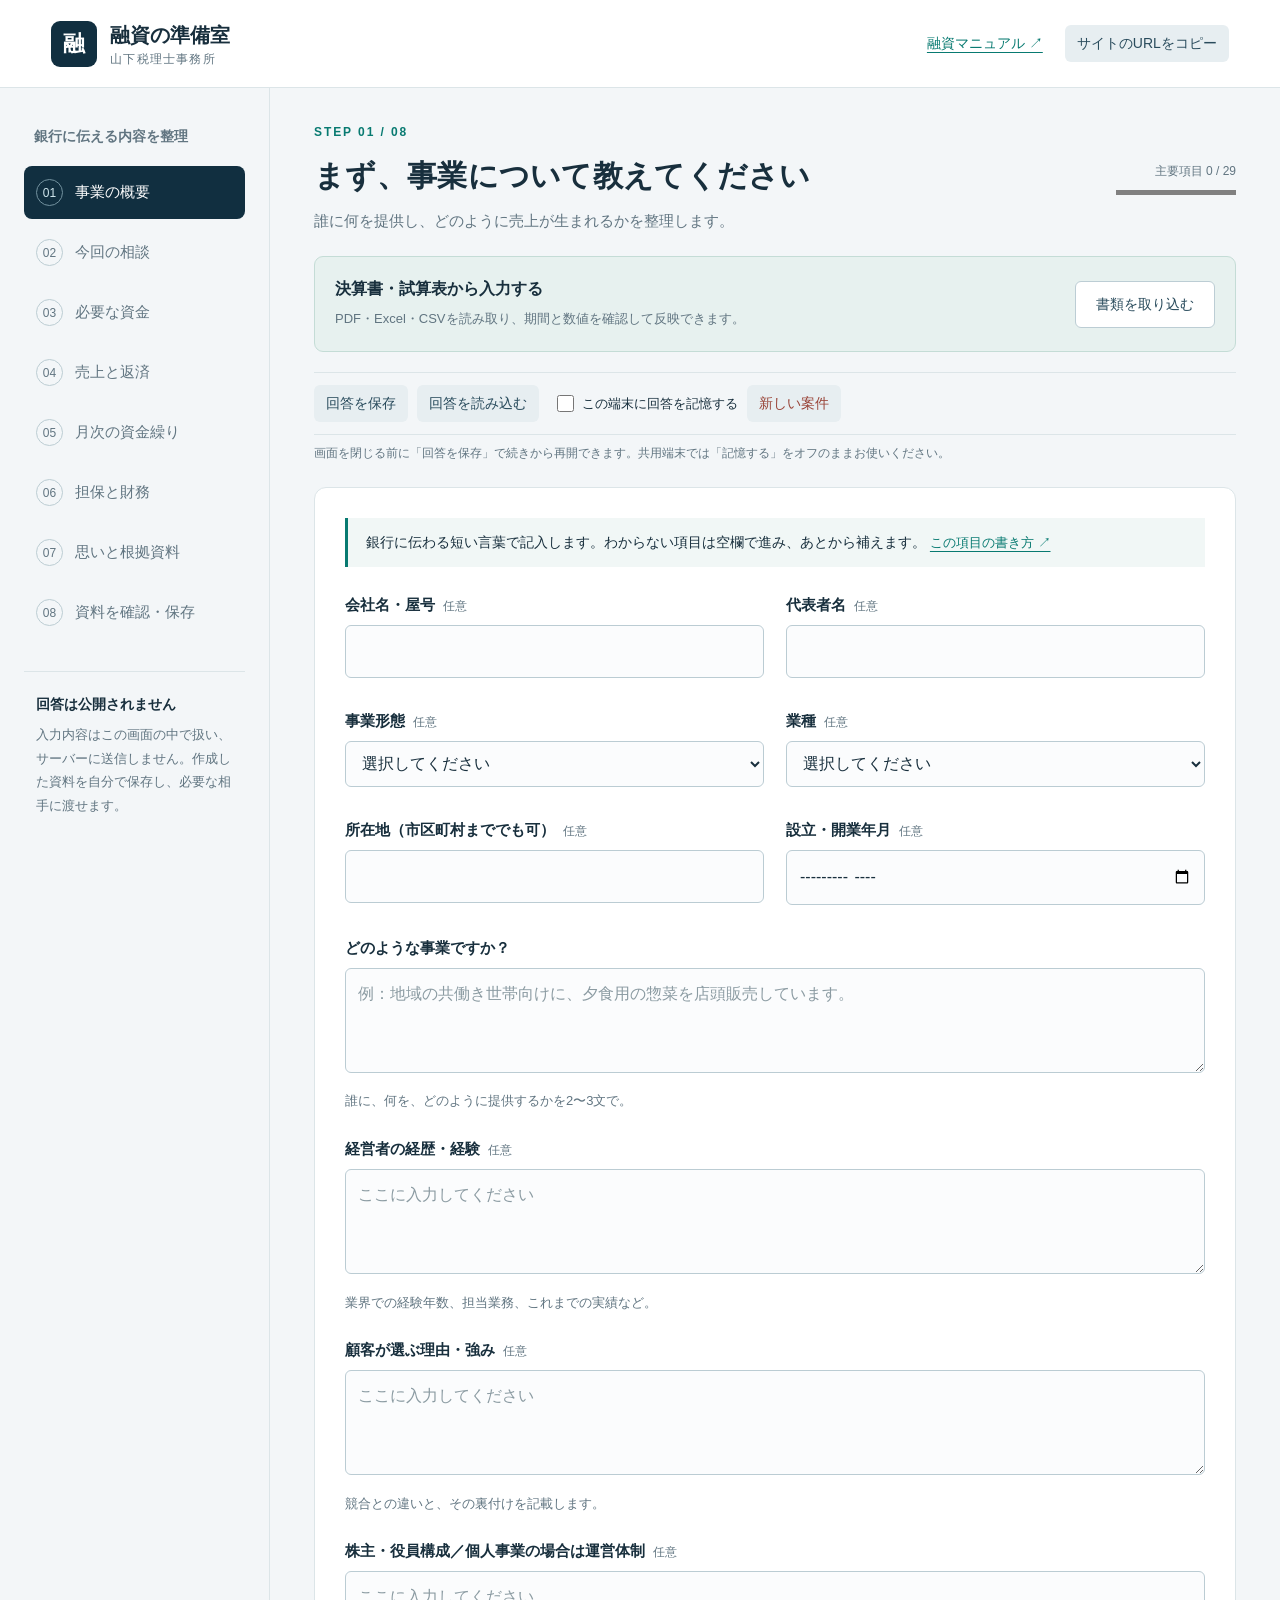
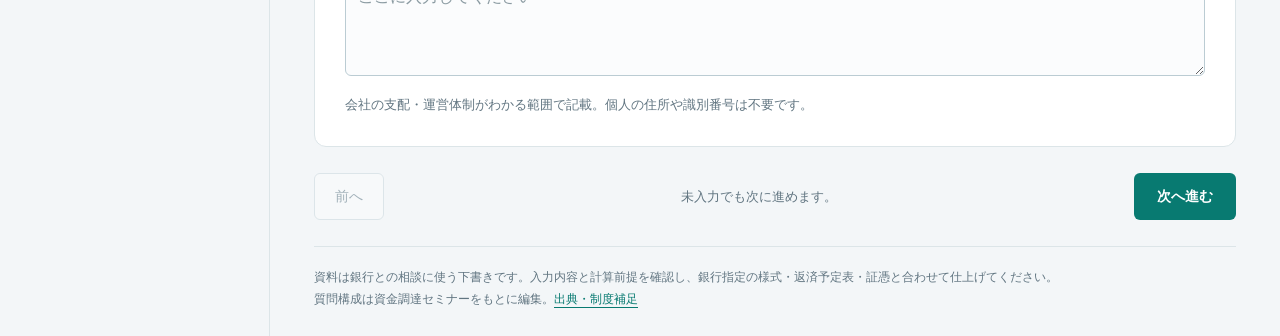
<file: index.html>
<!doctype html>
<html lang="ja"><head><meta charset="utf-8"><meta name="viewport" content="width=device-width,initial-scale=1"><meta name="description" content="質問に答えて銀行融資の相談資料を作成。事業概要、資金計画、月次資金繰り、提出前の確認まで。"><meta name="referrer" content="no-referrer"><meta http-equiv="Content-Security-Policy" content="default-src 'self'; script-src 'self'; style-src 'self' 'unsafe-inline'; connect-src 'self'; worker-src 'self' blob:; object-src 'none'; base-uri 'self'; form-action 'none'"><title>融資の準備室｜山下税理士事務所</title><link rel="stylesheet" href="assets/style.css"><script defer src="assets/financial-parser.js"></script><script defer src="assets/app.js"></script><script defer src="assets/document-import.js"></script></head>
<body><header class="topbar"><a class="brand" href="./"><span class="brand-mark">融</span><span>融資の準備室<small>山下税理士事務所</small></span></a><div class="toplinks"><a href="manual.html" target="_blank" rel="noopener noreferrer">融資マニュアル ↗</a><button id="share" class="quiet">サイトのURLをコピー</button></div></header>
<div class="app"><aside><div class="side-title">銀行に伝える内容を整理</div><nav id="steps" aria-label="資料作成のステップ"></nav><div class="side-note"><b>回答は公開されません</b><p>入力内容はこの画面の中で扱い、サーバーに送信しません。作成した資料を自分で保存し、必要な相手に渡せます。</p></div></aside>
<main><div class="work-heading"><div><p class="eyebrow" id="stepCount">STEP 01 / 08</p><h1 id="stepTitle">まず、事業について教えてください</h1><p id="stepIntro"></p></div><div class="meter"><span id="filledCount"></span><progress id="filledProgress" max="100" value="0" aria-label="入力の進み具合"></progress></div></div>
<div class="import-launch"><div><b>決算書・試算表から入力する</b><p>PDF・Excel・CSVを読み取り、期間と数値を確認して反映できます。</p></div><button id="openDocuments" class="secondary">書類を取り込む <span id="documentCount"></span></button></div><div class="data-tools"><button id="saveJson" class="quiet">回答を保存</button><button id="loadJson" class="quiet">回答を読み込む</button><input type="file" id="importFile" accept="application/json,.json" hidden><label class="local-save"><input type="checkbox" id="localSave">この端末に回答を記憶する</label><button id="clearAll" class="quiet danger">新しい案件</button></div><p id="storageNote" class="subtle">画面を閉じる前に「回答を保存」で続きから再開できます。共用端末では「記憶する」をオフのままお使いください。</p>
<form id="wizard" novalidate><div id="fields"></div></form><div id="result" hidden></div><div class="step-actions"><button id="prev" class="secondary">前へ</button><span id="stepHint">未入力でも次に進めます。</span><button id="next" class="primary">次へ進む</button></div><footer>資料は銀行との相談に使う下書きです。入力内容と計算前提を確認し、銀行指定の様式・返済予定表・証憑と合わせて仕上げてください。<br>質問構成は資金調達セミナーをもとに編集。<a href="manual.html#updates" target="_blank" rel="noopener noreferrer">出典・制度補足</a></footer></main></div><div id="toast" role="status" aria-live="polite"></div>
<dialog id="confirmDialog"><h2 id="confirmTitle"></h2><p id="confirmText"></p><div class="dialog-actions"><button id="cancelDialog" class="secondary">戻る</button><button id="acceptDialog" class="primary">続ける</button></div></dialog>
<dialog id="documentsDialog" class="documents-dialog"><div class="import-dialog-head"><div><p class="eyebrow">DOCUMENT IMPORT</p><h2>書類からデータを取り込む</h2></div><button id="closeDocuments" class="secondary">閉じる</button></div><div id="documentUI"></div></dialog><noscript><p>このサイトの資料作成にはJavaScriptが必要です。<a href="manual.html">マニュアルはこちら</a>から閲覧できます。</p></noscript></body></html>
</file>
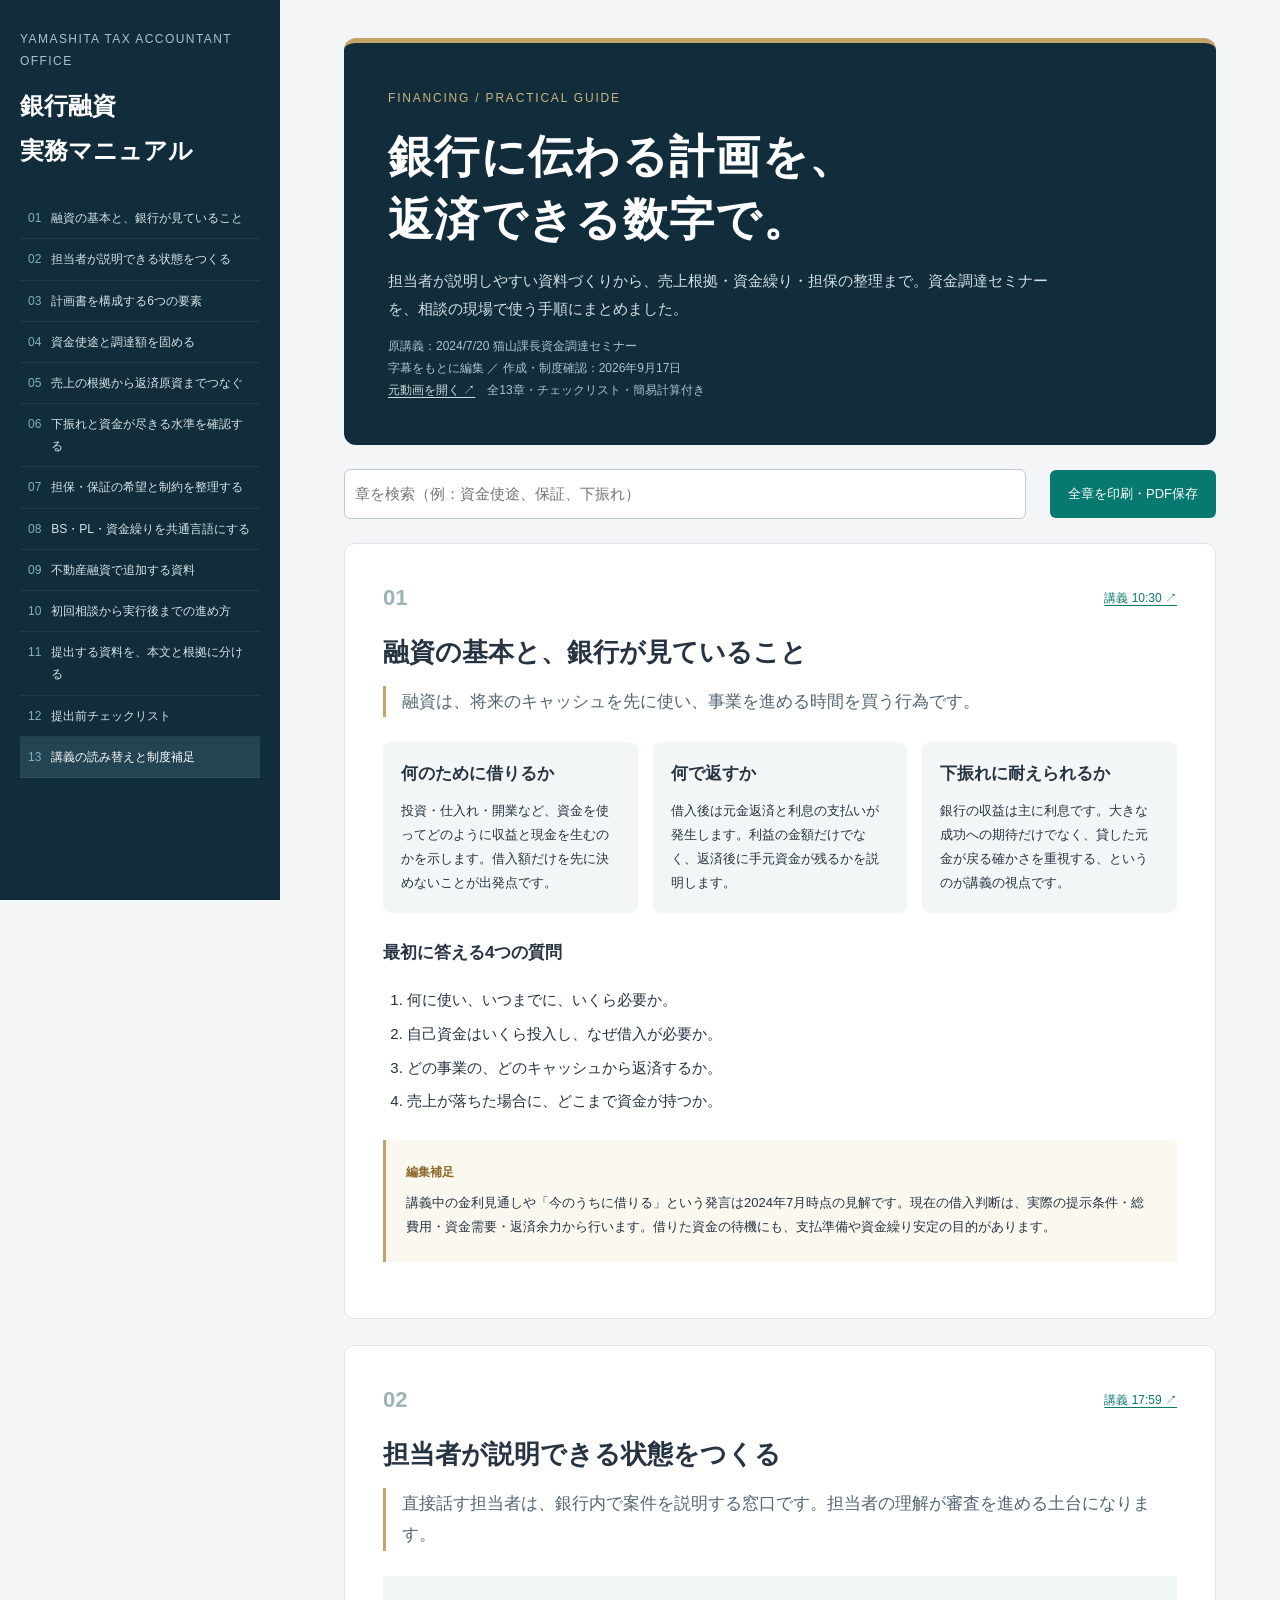
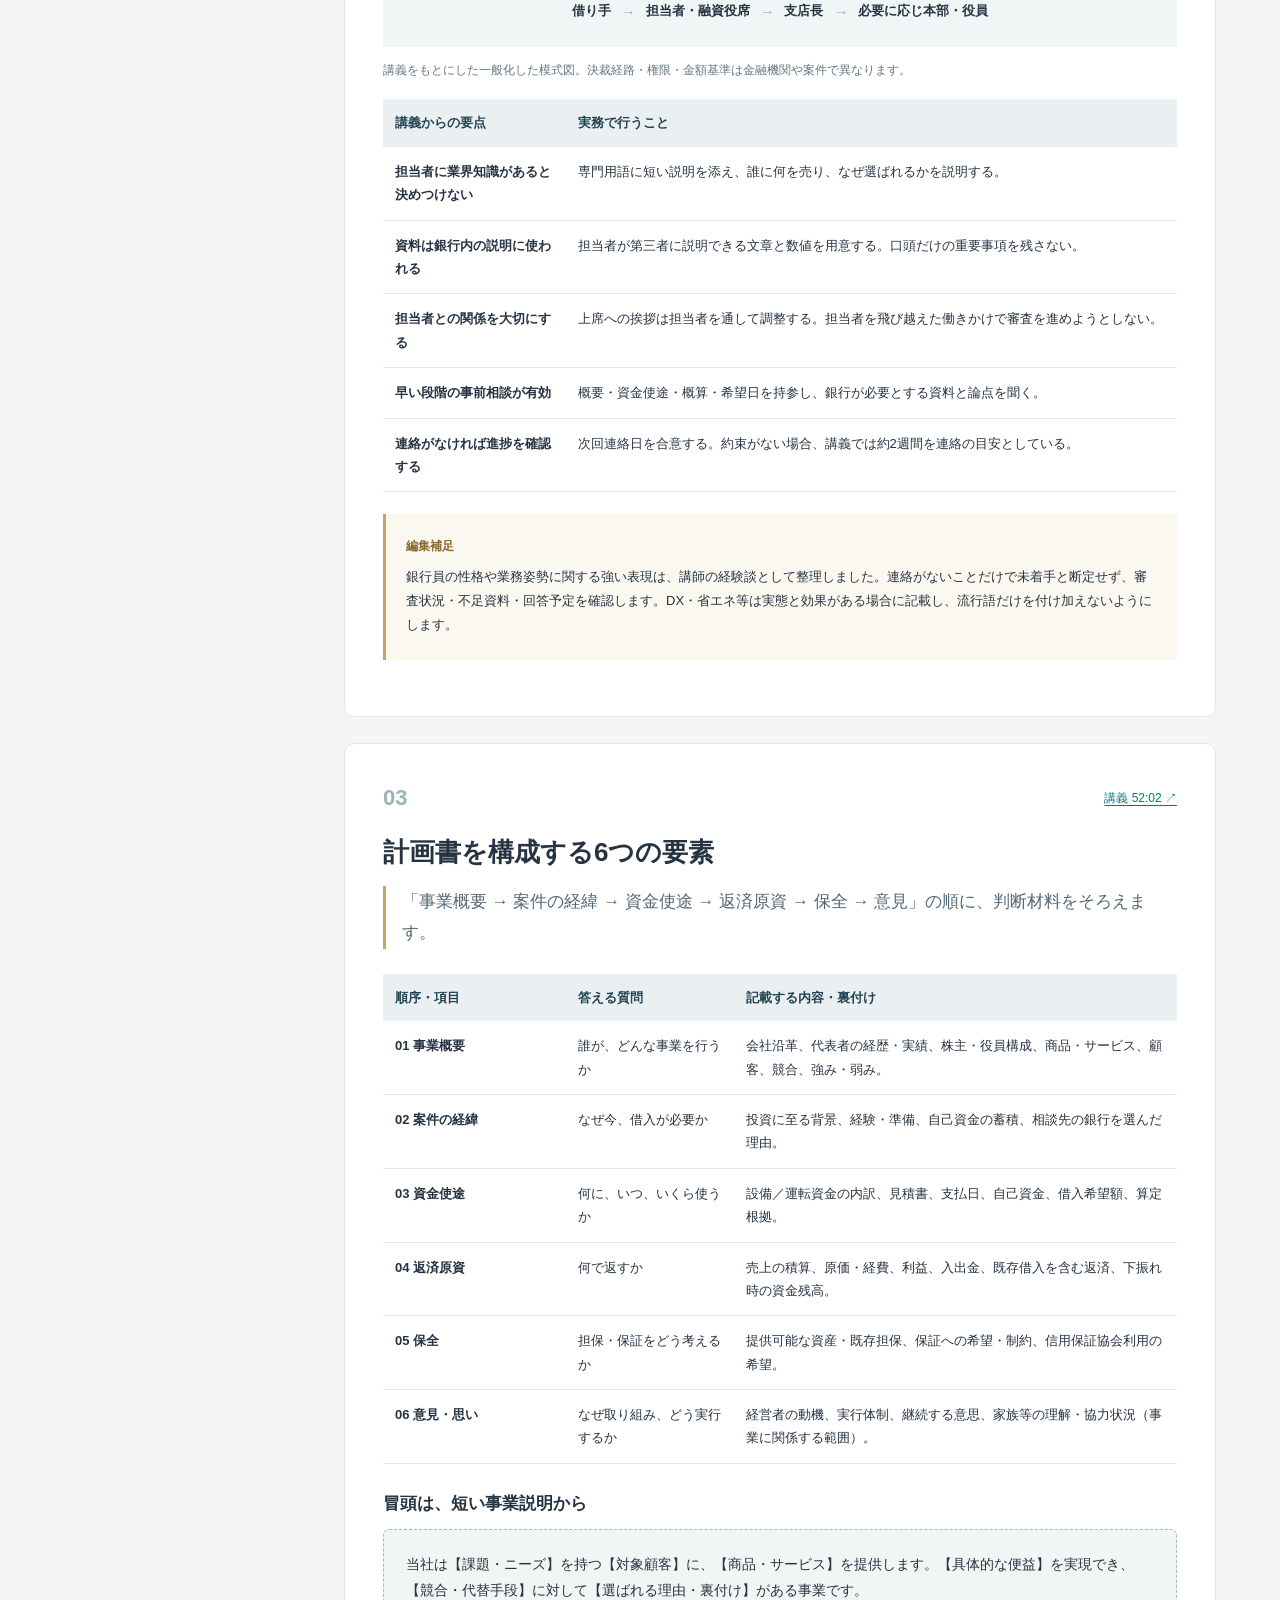
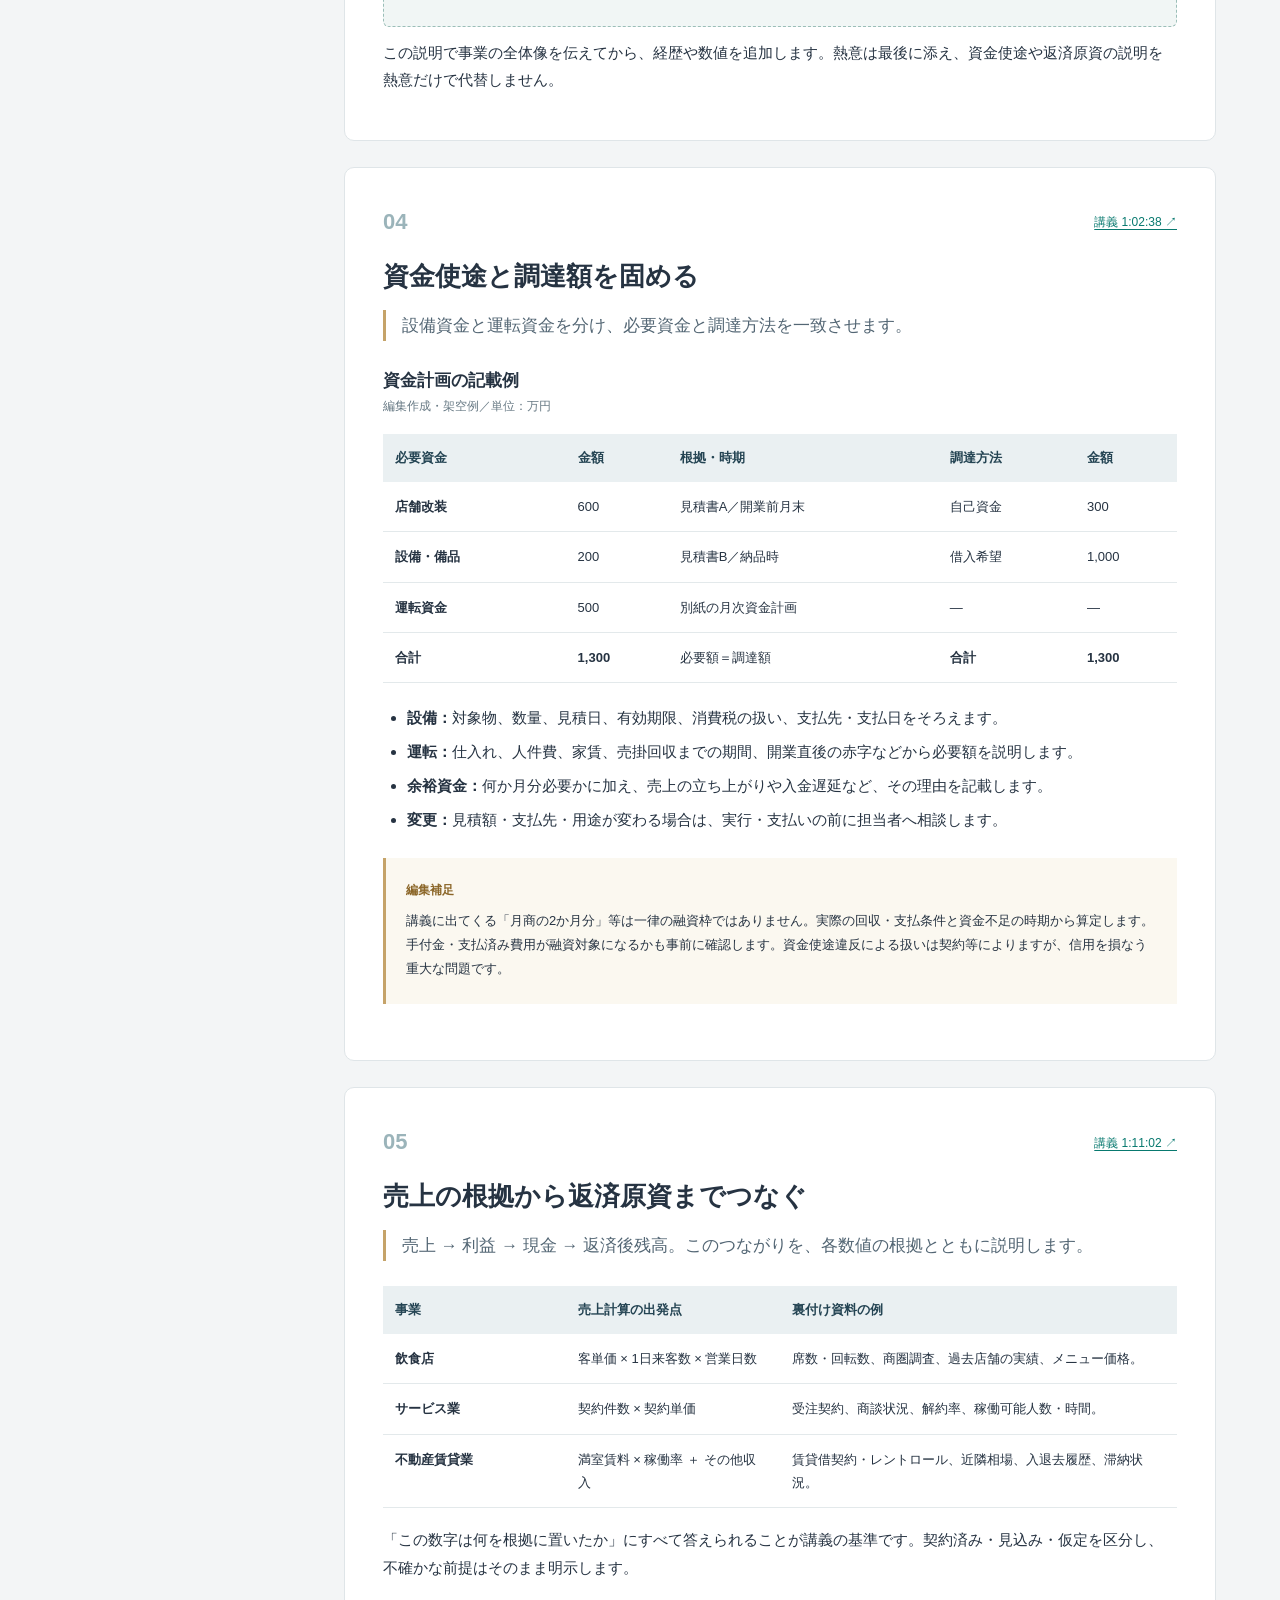
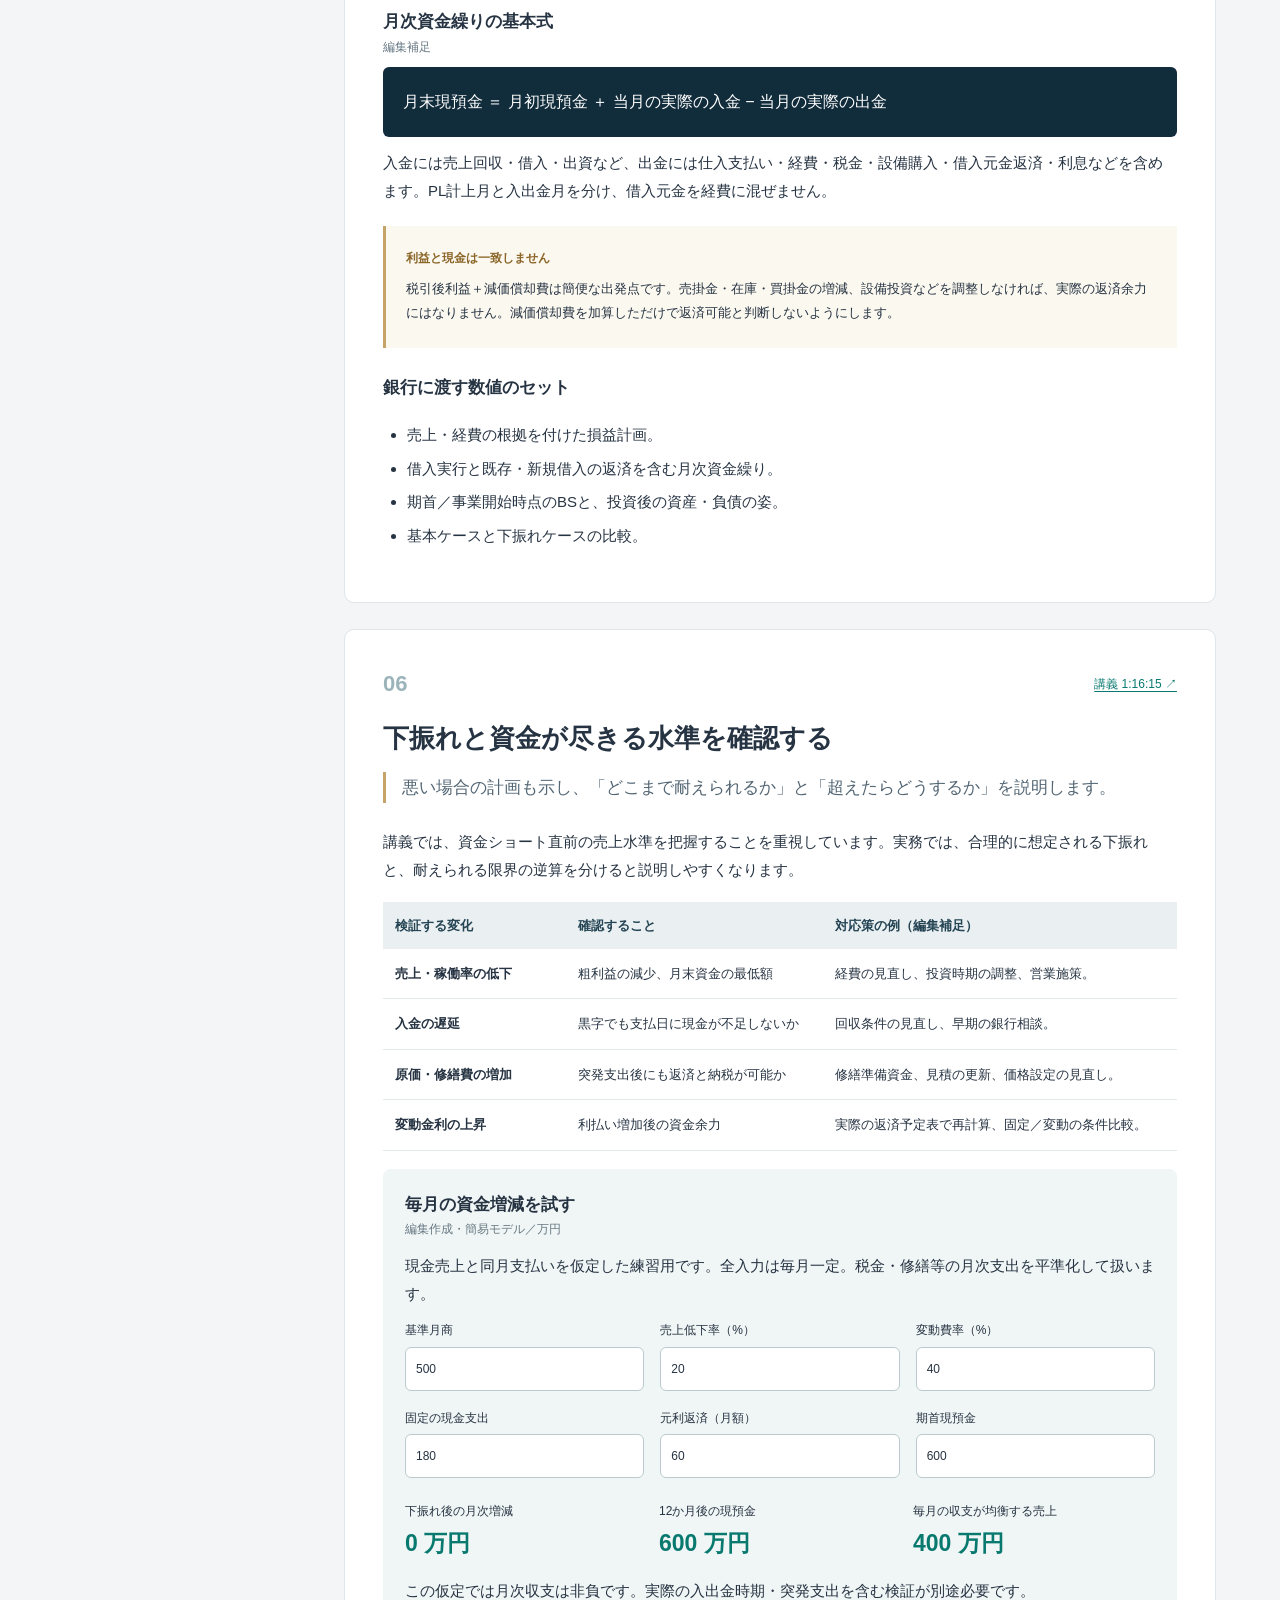
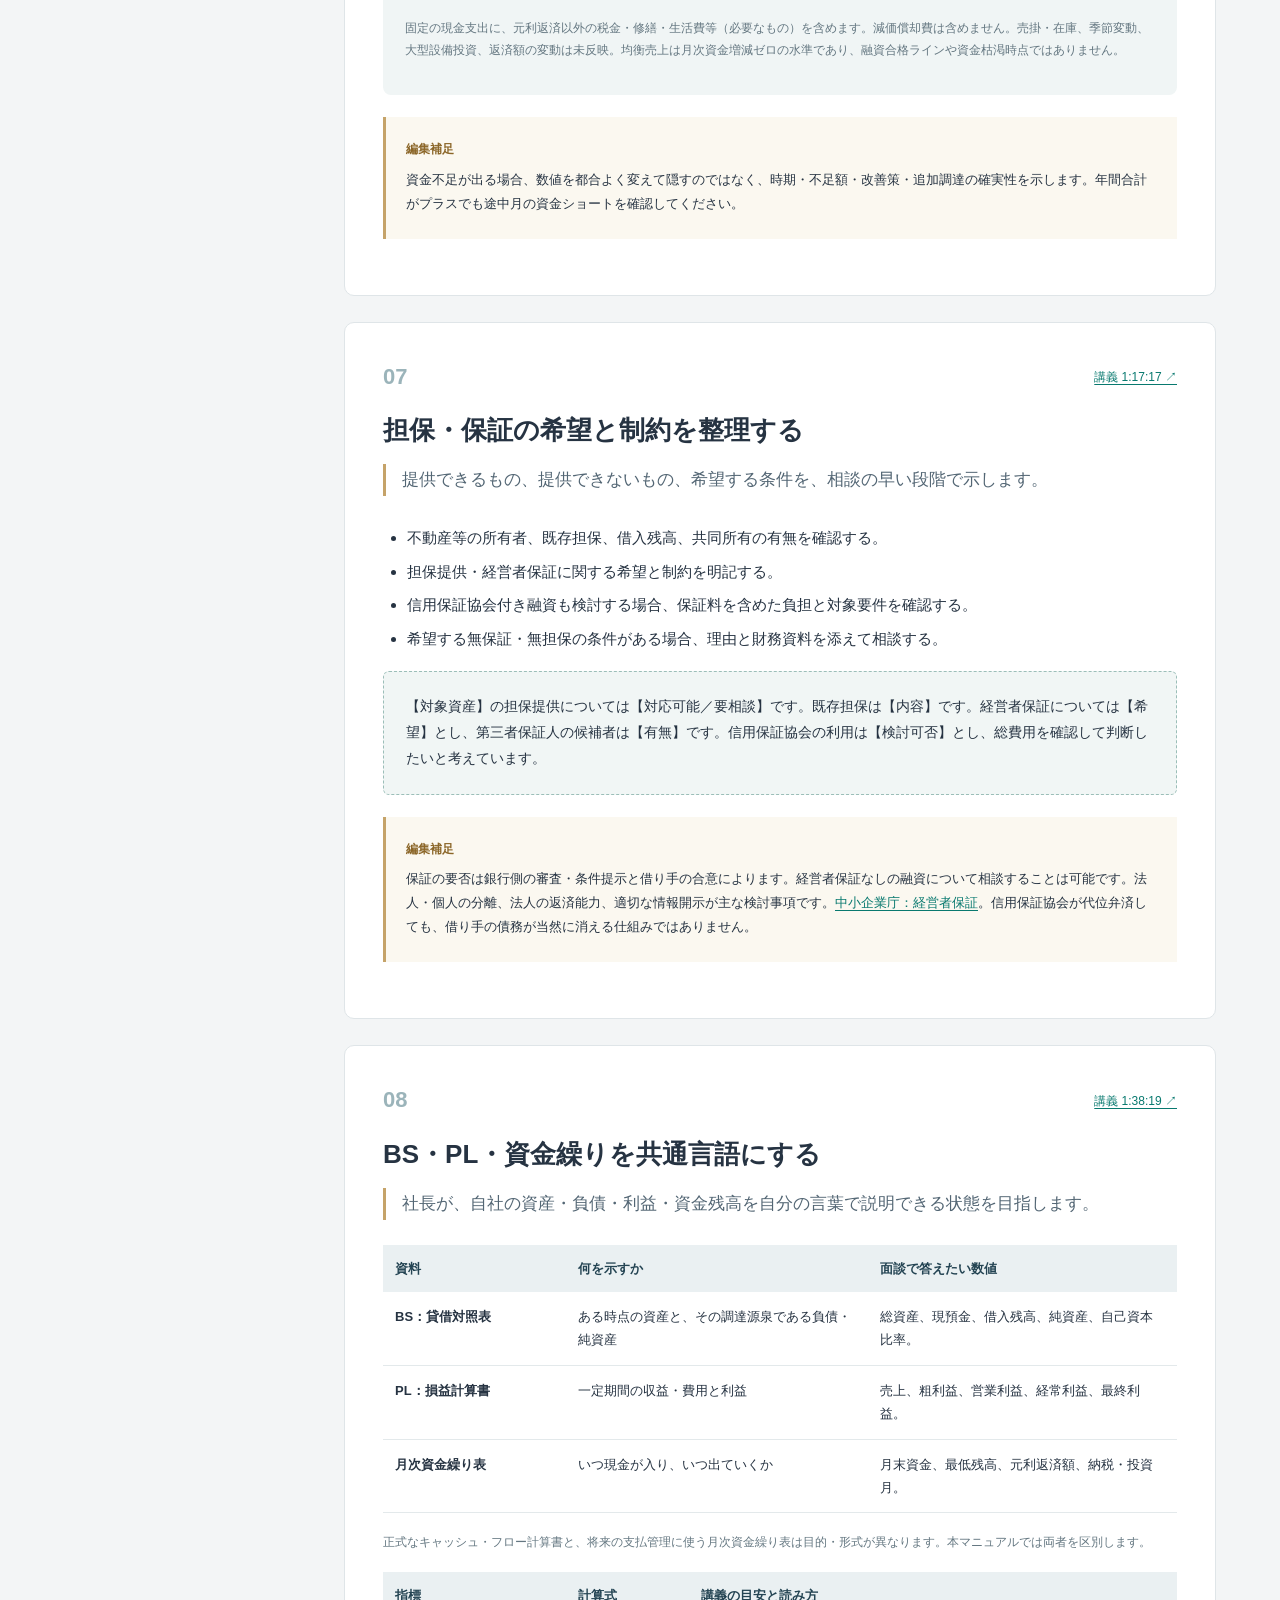
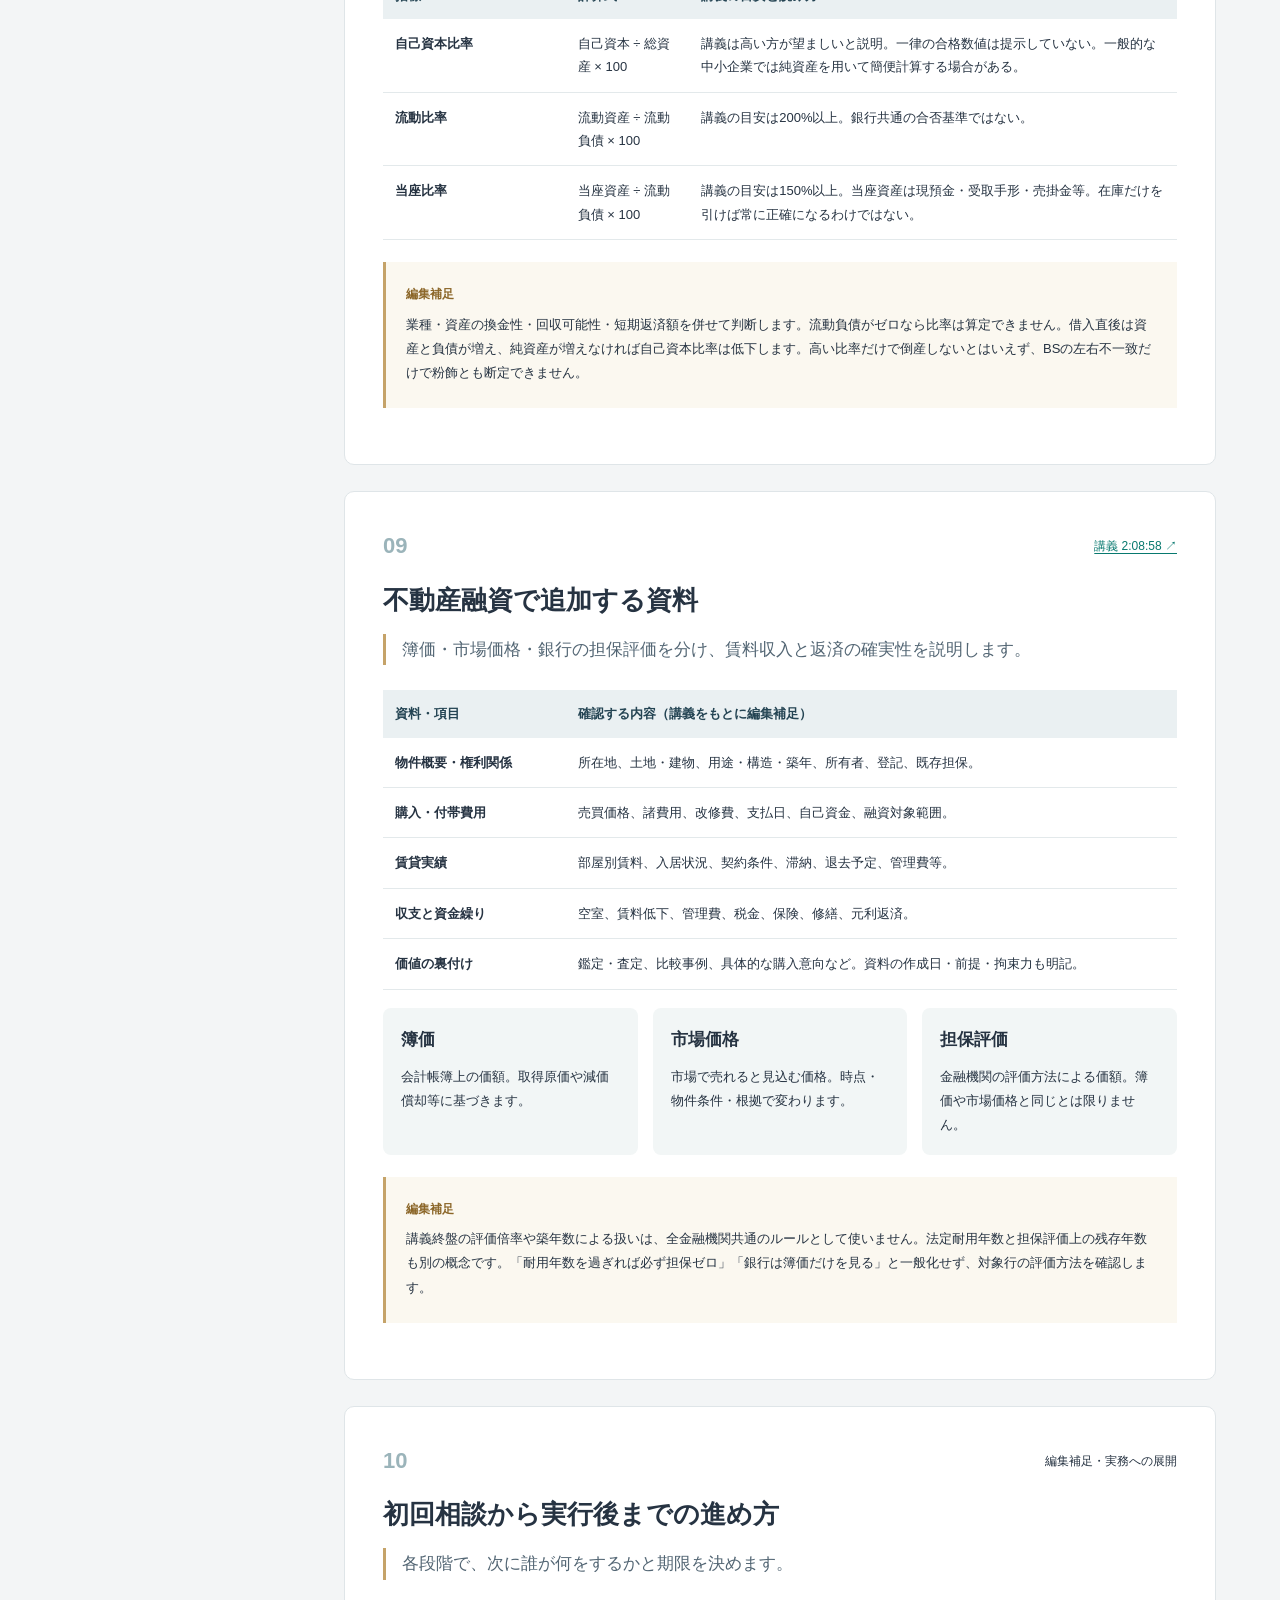
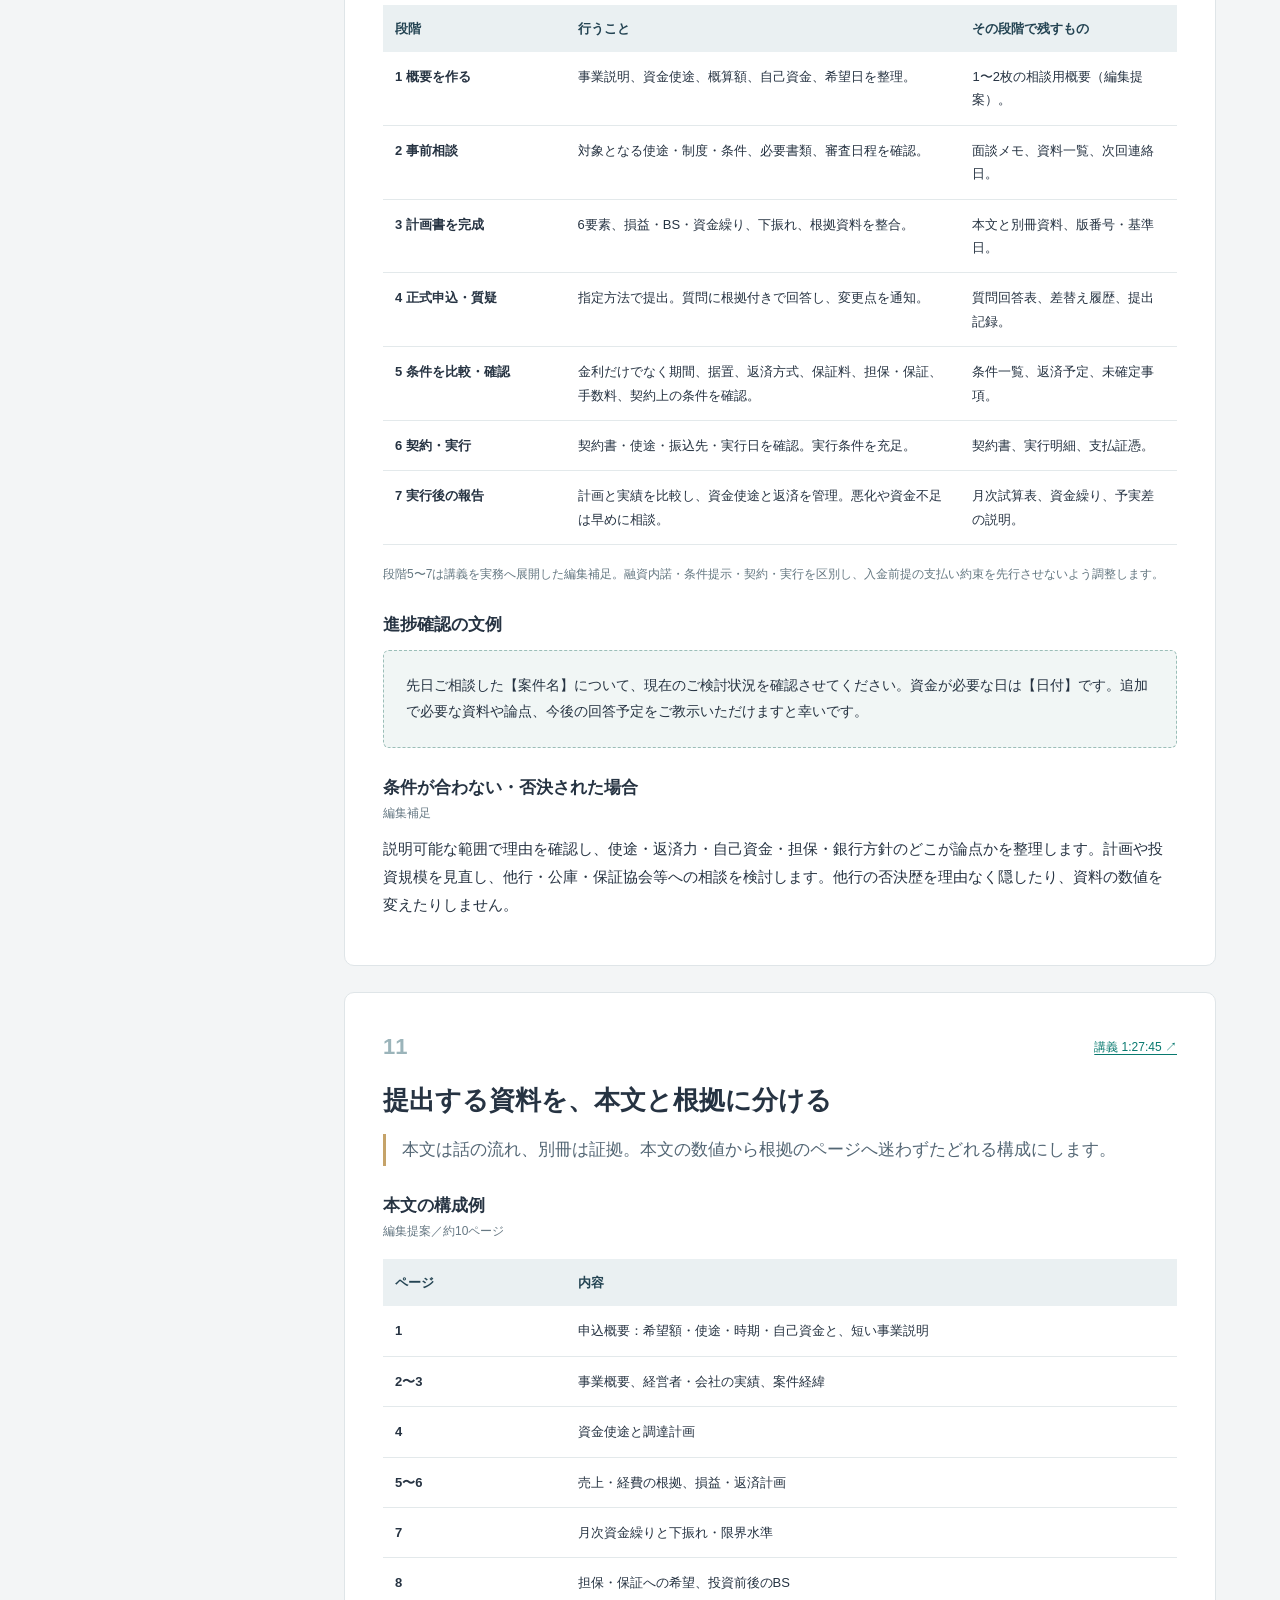
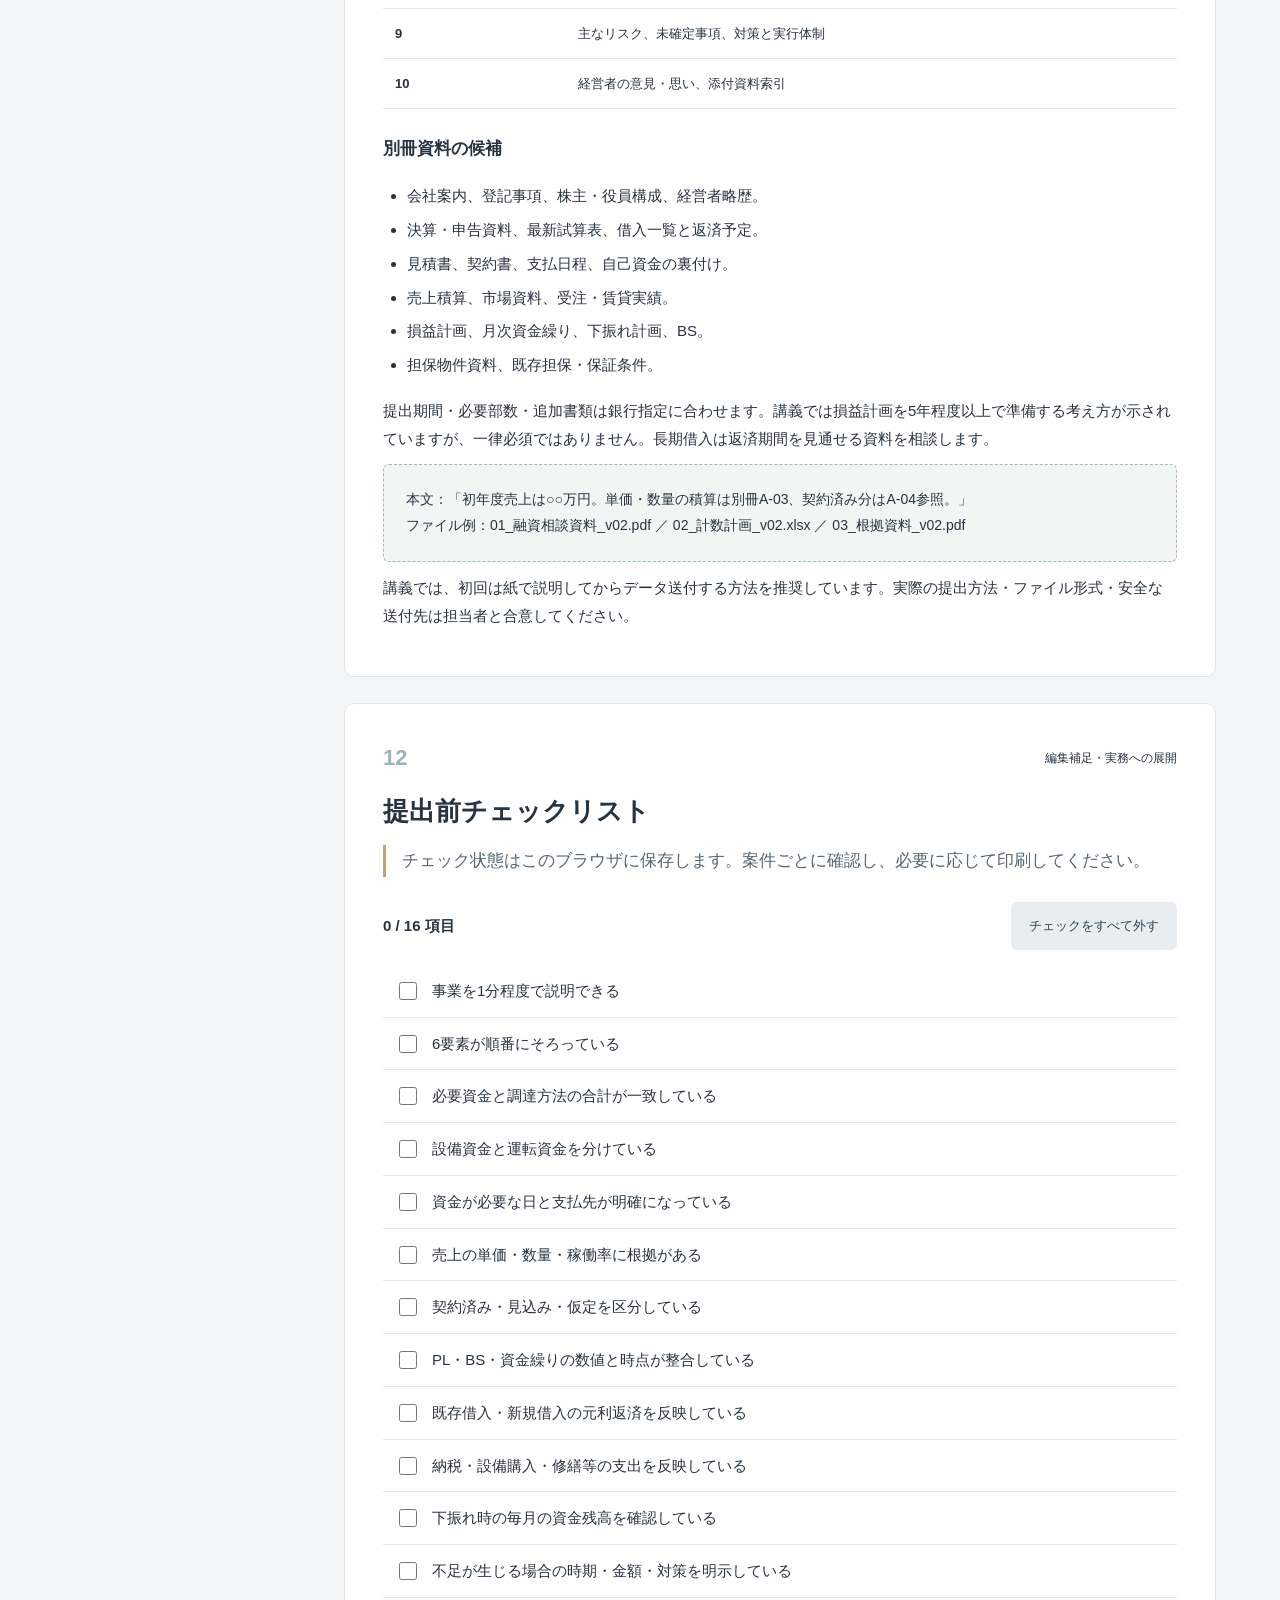
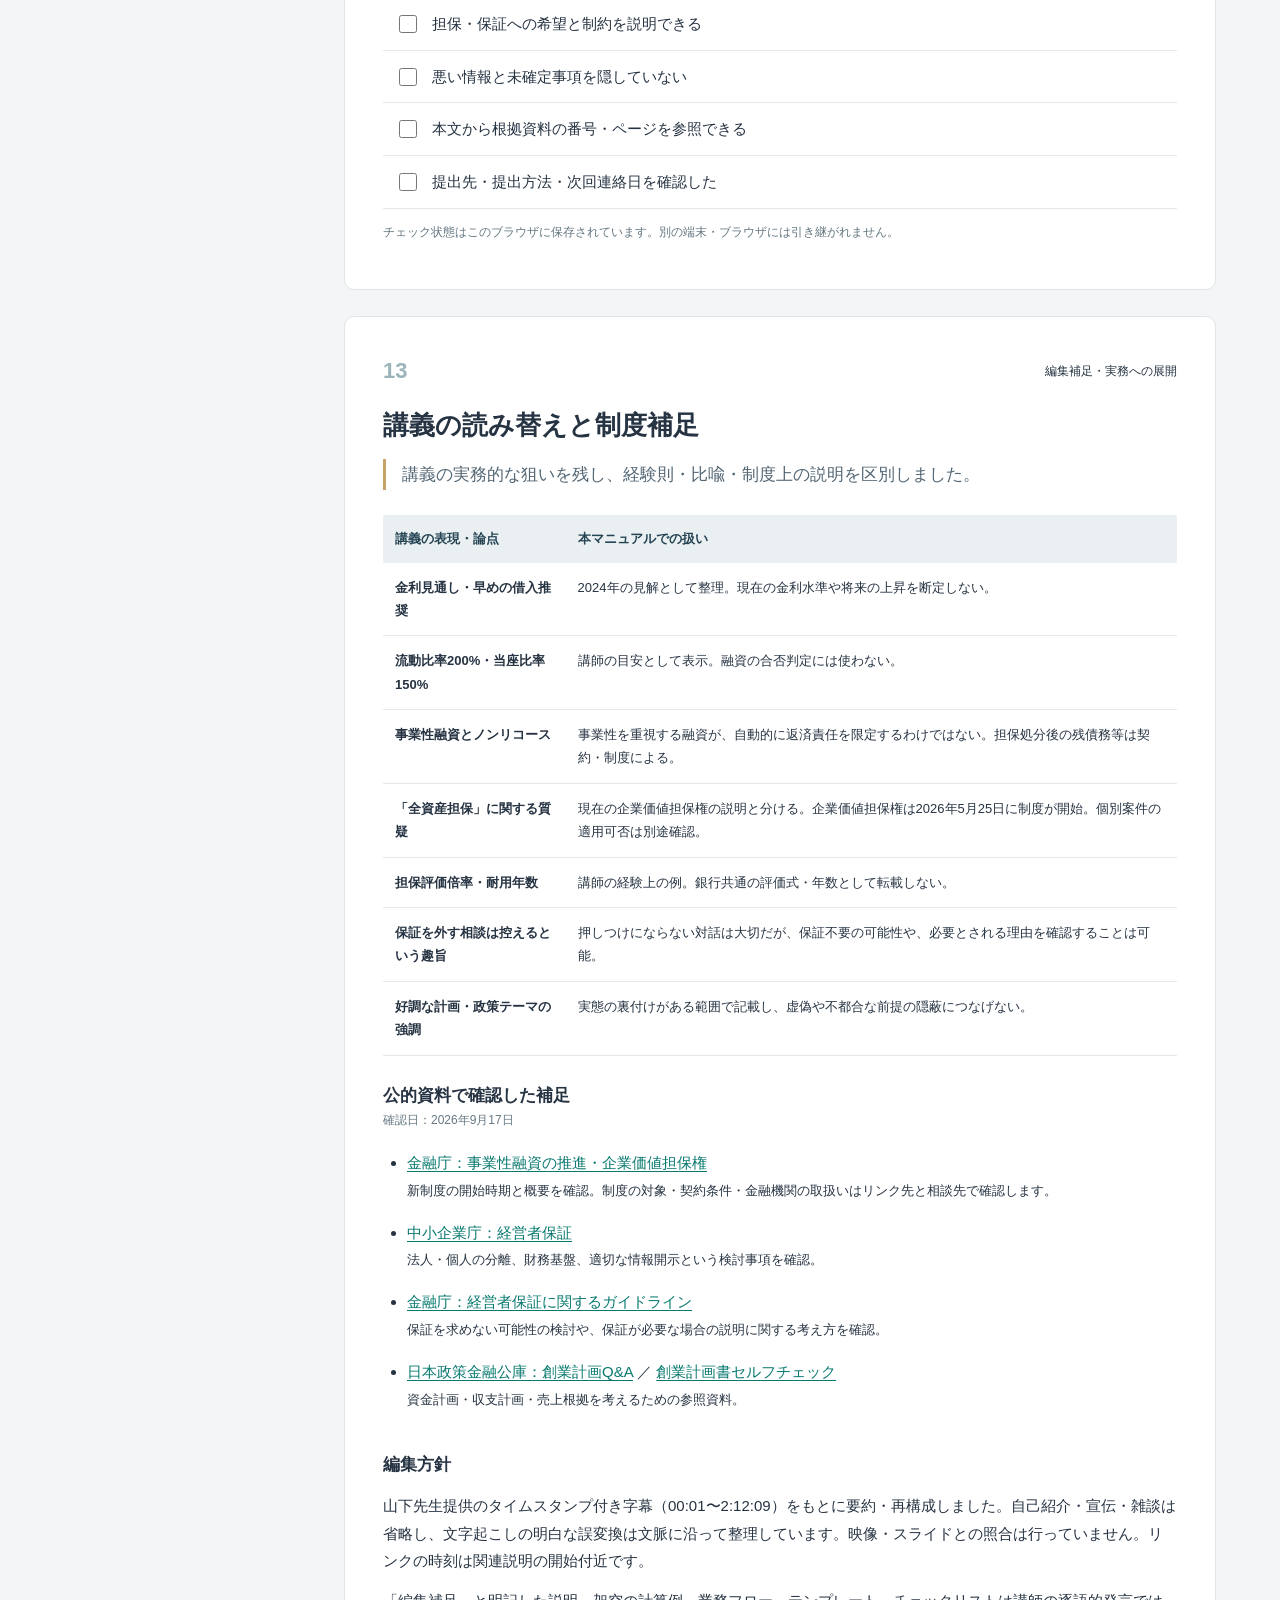
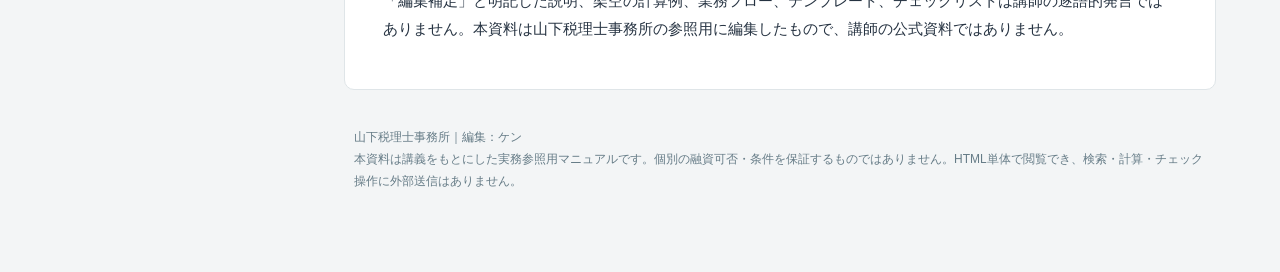
<file: manual.html>
<!doctype html><html lang="ja"><head><meta charset="utf-8"><meta name="viewport" content="width=device-width,initial-scale=1"><title>銀行融資 実務マニュアル｜山下税理士事務所</title><style>*{box-sizing:border-box}html{scroll-behavior:smooth;scroll-padding-top:28px}body{margin:0;background:#f3f5f6;color:#263342;font-family:-apple-system,BlinkMacSystemFont,"Hiragino Kaku Gothic ProN","Yu Gothic",sans-serif;font-size:15px;line-height:1.85}a{color:#08796f;text-underline-offset:3px}aside{position:fixed;inset:0 auto 0 0;width:280px;background:#112c3b;color:#fff;padding:28px 20px;overflow-y:auto}.brand{font-size:12px;letter-spacing:.12em;color:#a8c6ce}.aside-title{font-size:24px;font-weight:700;margin:12px 0 25px}nav a{display:flex;gap:10px;color:#d7e4e7;text-decoration:none;padding:9px 8px;font-size:12px;border-bottom:1px solid #ffffff12}nav a:hover,nav a.active{background:#244453;color:#fff}nav span{color:#82b3b7}main{max-width:1310px;margin-left:280px;padding:38px 5vw 70px}.hero{background:#112c3b;color:#fff;padding:44px;border-radius:12px;position:relative;border-top:5px solid #c5a369}.eyebrow{font-size:12px;color:#cdb57e;letter-spacing:.15em}h1{font-size:clamp(30px,4vw,45px);line-height:1.4;letter-spacing:.03em;margin:16px 0}.hero p{color:#d4e0e4;max-width:680px}.meta{font-size:12px;color:#acc4cc}.hero a{color:#cbdeda}.toolbar{display:flex;align-items:center;gap:12px;margin:24px 0;flex-wrap:wrap}.toolbar input{flex:1;min-width:200px}input[type=search],input[type=number]{font:inherit;border:1px solid #bccad0;border-radius:6px;padding:10px;background:white;color:#263342}button{cursor:pointer;background:#08796f;color:white;border:0;border-radius:6px;padding:12px 18px;font:inherit;font-size:13px}button:hover{filter:brightness(.92)}.secondary{background:#e7edf0;color:#294657}section{background:#fff;border:1px solid #dfe5e8;border-radius:10px;padding:34px 38px;margin:0 0 26px;scroll-margin-top:20px}.section-top{display:flex;justify-content:space-between;gap:15px;align-items:center}.number{font-size:22px;font-weight:700;color:#9bb4ba}.source{font-size:12px}.lead{font-size:17px;color:#536674;border-left:3px solid #c5a369;padding-left:16px;margin-bottom:25px}h2{font-size:26px;line-height:1.5;margin:14px 0}h3{font-size:17px;margin:26px 0 10px;line-height:1.7}h3 small{display:block;font-size:12px;font-weight:400;color:#677984}p{margin:12px 0}ul,ol{padding-left:24px}li{padding:3px 0}.cards{display:grid;grid-template-columns:repeat(3,1fr);gap:15px}.cards article{background:#f2f6f6;padding:18px;border-radius:8px}.cards h3{margin:0 0 10px}.cards p{font-size:13px;margin:0}.note{border-left:3px solid #c5a369;background:#fbf8f0;padding:17px 20px;margin:22px 0}.note>b{font-size:12px;color:#8b6628}.note p{font-size:13px;margin:6px 0}.flow{display:flex;align-items:center;justify-content:center;gap:10px;flex-wrap:wrap;background:#f0f5f6;padding:22px}.flow span{font-size:13px;font-weight:700}.flow i{color:#9ab4bb}.caption{font-size:12px;color:#647781}.table-wrap{overflow-x:auto;margin:18px 0}table{width:100%;border-collapse:collapse;font-size:13px;line-height:1.8}th{text-align:left;background:#eaf0f2;color:#244453;padding:12px;white-space:nowrap}td{padding:13px 12px;border-bottom:1px solid #e3e9eb;vertical-align:top}td:first-child{font-weight:600;min-width:120px;width:23%}.template{background:#f1f6f5;padding:22px;border:1px dashed #9bbeb8;border-radius:6px;font-size:14px}.formula{padding:20px;background:#112c3b;color:white;border-radius:6px;font-size:16px}.calc{padding:22px;background:#f0f5f5;border-radius:8px}.calc h3{margin-top:0}.inputs{display:grid;grid-template-columns:repeat(3,1fr);gap:16px}.inputs label{font-size:12px}.inputs input{display:block;width:100%;margin-top:5px}.results{display:grid;grid-template-columns:repeat(3,1fr);gap:12px;margin-top:22px}.results div{font-size:12px}.results strong{display:block;font-size:23px;color:#08796f}.negative{color:#b24b3a!important}.check-head{display:flex;align-items:center;justify-content:space-between;gap:12px}.checks{margin-top:15px}.checks label{display:flex;gap:12px;padding:12px;border-bottom:1px solid #e3e9eb;cursor:pointer}.checks input{width:18px;height:18px;margin-top:5px;flex:none;accent-color:#08796f}.checks input:checked+span{text-decoration:line-through;color:#768890}footer{font-size:12px;color:#667c87;padding:10px}.sources p{font-size:13px;margin:2px 0 10px}[hidden]{display:none!important}#noResults{padding:25px;text-align:center}body.searching section{scroll-margin-top:15px}:focus-visible{outline:3px solid #ce9e3d;outline-offset:3px}@media(max-width:1050px){aside{width:230px;padding:22px 12px}main{margin-left:230px;padding:25px}section{padding:26px}.cards{grid-template-columns:1fr}.hero{padding:30px}}@media(max-width:760px){aside{position:static;width:auto;padding:20px}.aside-title{margin:5px 0 12px;font-size:20px}nav{display:flex;gap:6px;overflow-x:auto}nav a{flex:none;border:1px solid #ffffff26;border-radius:5px;padding:7px 9px}nav a span{display:none}main{margin:0;padding:16px}.hero{padding:25px}h2{font-size:22px}section{padding:23px 18px}.inputs{grid-template-columns:repeat(2,1fr)}.results{grid-template-columns:1fr}.results div{display:flex;justify-content:space-between;align-items:center}.results strong{font-size:21px}.check-head{align-items:flex-start;flex-direction:column}td{min-width:150px}.section-top{align-items:flex-start}.source{font-size:11px}}@media print{@page{size:A4;margin:16mm}html{scroll-behavior:auto}body{background:#fff;font-size:10pt;color:#000}aside,.toolbar,button,.calc .inputs,#noResults{display:none!important}main{margin:0;padding:0;max-width:none}.hero{background:#fff;color:#102c3c;border-radius:0;padding:15px 0;border-top:3px solid #102c3c}.hero p,.meta,.hero a{color:#333}h1{font-size:26pt}section,section[hidden]{display:block!important;border:0;border-top:1px solid #bbb;border-radius:0;padding:18px 0;margin:0;break-before:page}h2{font-size:18pt}h3{break-after:avoid}.table-wrap{overflow:visible}tr,.note,.template,.checks label{break-inside:avoid}table{font-size:9pt}a{color:#222;text-decoration:none}.cards{grid-template-columns:repeat(3,1fr)}.caption,.source{font-size:8pt}.calc{break-inside:avoid}.inputs{display:none}.results{grid-template-columns:repeat(3,1fr)}.results div{display:block}.lead{font-size:12pt}.checks input{appearance:auto}footer{margin-top:20px}}</style></head><body><aside><div class="brand">YAMASHITA TAX ACCOUNTANT OFFICE</div><div class="aside-title">銀行融資<br>実務マニュアル</div><nav aria-label="目次"><a href="#principle"><span>01</span>融資の基本と、銀行が見ていること</a><a href="#bank"><span>02</span>担当者が説明できる状態をつくる</a><a href="#six"><span>03</span>計画書を構成する6つの要素</a><a href="#use"><span>04</span>資金使途と調達額を固める</a><a href="#repay"><span>05</span>売上の根拠から返済原資までつなぐ</a><a href="#stress"><span>06</span>下振れと資金が尽きる水準を確認する</a><a href="#security"><span>07</span>担保・保証の希望と制約を整理する</a><a href="#finance"><span>08</span>BS・PL・資金繰りを共通言語にする</a><a href="#property"><span>09</span>不動産融資で追加する資料</a><a href="#workflow"><span>10</span>初回相談から実行後までの進め方</a><a href="#documents"><span>11</span>提出する資料を、本文と根拠に分ける</a><a href="#checklist"><span>12</span>提出前チェックリスト</a><a href="#updates"><span>13</span>講義の読み替えと制度補足</a></nav></aside><main><header class="hero"><div class="eyebrow">FINANCING / PRACTICAL GUIDE</div><h1>銀行に伝わる計画を、<br>返済できる数字で。</h1><p>担当者が説明しやすい資料づくりから、売上根拠・資金繰り・担保の整理まで。資金調達セミナーを、相談の現場で使う手順にまとめました。</p><div class="meta">原講義：2024/7/20 猫山課長資金調達セミナー<br>字幕をもとに編集 ／ 作成・制度確認：2026年9月17日<br><a href="https://www.youtube.com/watch?v=u_inVdHqq9Q" target="_blank" rel="noopener">元動画を開く ↗</a>　全13章・チェックリスト・簡易計算付き</div></header><div class="toolbar"><input id="search" type="search" placeholder="章を検索（例：資金使途、保証、下振れ）" aria-label="章を検索"><span id="searchCount" aria-live="polite"></span><button id="print">全章を印刷・PDF保存</button></div><p id="noResults" hidden>該当する章がありません。別の言葉で検索してください。</p><section id="principle"><div class="section-top"><span class="number">01</span><a class="source" href="https://www.youtube.com/watch?v=u_inVdHqq9Q&t=630s" target="_blank" rel="noopener">講義 10:30 ↗</a></div><h2>融資の基本と、銀行が見ていること</h2><p class="lead">融資は、将来のキャッシュを先に使い、事業を進める時間を買う行為です。</p><div class="cards"><article><h3>何のために借りるか</h3><p>投資・仕入れ・開業など、資金を使ってどのように収益と現金を生むのかを示します。借入額だけを先に決めないことが出発点です。</p></article><article><h3>何で返すか</h3><p>借入後は元金返済と利息の支払いが発生します。利益の金額だけでなく、返済後に手元資金が残るかを説明します。</p></article><article><h3>下振れに耐えられるか</h3><p>銀行の収益は主に利息です。大きな成功への期待だけでなく、貸した元金が戻る確かさを重視する、というのが講義の視点です。</p></article></div><h3>最初に答える4つの質問</h3><ol><li>何に使い、いつまでに、いくら必要か。</li><li>自己資金はいくら投入し、なぜ借入が必要か。</li><li>どの事業の、どのキャッシュから返済するか。</li><li>売上が落ちた場合に、どこまで資金が持つか。</li></ol><div class="note"><b>編集補足</b><p>講義中の金利見通しや「今のうちに借りる」という発言は2024年7月時点の見解です。現在の借入判断は、実際の提示条件・総費用・資金需要・返済余力から行います。借りた資金の待機にも、支払準備や資金繰り安定の目的があります。</p></div></section><section id="bank"><div class="section-top"><span class="number">02</span><a class="source" href="https://www.youtube.com/watch?v=u_inVdHqq9Q&t=1079s" target="_blank" rel="noopener">講義 17:59 ↗</a></div><h2>担当者が説明できる状態をつくる</h2><p class="lead">直接話す担当者は、銀行内で案件を説明する窓口です。担当者の理解が審査を進める土台になります。</p><div class="flow"><span>借り手</span><i>→</i><span>担当者・融資役席</span><i>→</i><span>支店長</span><i>→</i><span>必要に応じ本部・役員</span></div><p class="caption">講義をもとにした一般化した模式図。決裁経路・権限・金額基準は金融機関や案件で異なります。</p><div class="table-wrap"><table><thead><tr><th>講義からの要点</th><th>実務で行うこと</th></tr></thead><tbody><tr><td>担当者に業界知識があると決めつけない</td><td>専門用語に短い説明を添え、誰に何を売り、なぜ選ばれるかを説明する。</td></tr><tr><td>資料は銀行内の説明に使われる</td><td>担当者が第三者に説明できる文章と数値を用意する。口頭だけの重要事項を残さない。</td></tr><tr><td>担当者との関係を大切にする</td><td>上席への挨拶は担当者を通して調整する。担当者を飛び越えた働きかけで審査を進めようとしない。</td></tr><tr><td>早い段階の事前相談が有効</td><td>概要・資金使途・概算・希望日を持参し、銀行が必要とする資料と論点を聞く。</td></tr><tr><td>連絡がなければ進捗を確認する</td><td>次回連絡日を合意する。約束がない場合、講義では約2週間を連絡の目安としている。</td></tr></tbody></table></div><div class="note"><b>編集補足</b><p>銀行員の性格や業務姿勢に関する強い表現は、講師の経験談として整理しました。連絡がないことだけで未着手と断定せず、審査状況・不足資料・回答予定を確認します。DX・省エネ等は実態と効果がある場合に記載し、流行語だけを付け加えないようにします。</p></div></section><section id="six"><div class="section-top"><span class="number">03</span><a class="source" href="https://www.youtube.com/watch?v=u_inVdHqq9Q&t=3122s" target="_blank" rel="noopener">講義 52:02 ↗</a></div><h2>計画書を構成する6つの要素</h2><p class="lead">「事業概要 → 案件の経緯 → 資金使途 → 返済原資 → 保全 → 意見」の順に、判断材料をそろえます。</p><div class="table-wrap"><table><thead><tr><th>順序・項目</th><th>答える質問</th><th>記載する内容・裏付け</th></tr></thead><tbody><tr><td>01 事業概要</td><td>誰が、どんな事業を行うか</td><td>会社沿革、代表者の経歴・実績、株主・役員構成、商品・サービス、顧客、競合、強み・弱み。</td></tr><tr><td>02 案件の経緯</td><td>なぜ今、借入が必要か</td><td>投資に至る背景、経験・準備、自己資金の蓄積、相談先の銀行を選んだ理由。</td></tr><tr><td>03 資金使途</td><td>何に、いつ、いくら使うか</td><td>設備／運転資金の内訳、見積書、支払日、自己資金、借入希望額、算定根拠。</td></tr><tr><td>04 返済原資</td><td>何で返すか</td><td>売上の積算、原価・経費、利益、入出金、既存借入を含む返済、下振れ時の資金残高。</td></tr><tr><td>05 保全</td><td>担保・保証をどう考えるか</td><td>提供可能な資産・既存担保、保証への希望・制約、信用保証協会利用の希望。</td></tr><tr><td>06 意見・思い</td><td>なぜ取り組み、どう実行するか</td><td>経営者の動機、実行体制、継続する意思、家族等の理解・協力状況（事業に関係する範囲）。</td></tr></tbody></table></div><h3>冒頭は、短い事業説明から</h3><div class="template">当社は【課題・ニーズ】を持つ【対象顧客】に、【商品・サービス】を提供します。【具体的な便益】を実現でき、【競合・代替手段】に対して【選ばれる理由・裏付け】がある事業です。</div><p>この説明で事業の全体像を伝えてから、経歴や数値を追加します。熱意は最後に添え、資金使途や返済原資の説明を熱意だけで代替しません。</p></section><section id="use"><div class="section-top"><span class="number">04</span><a class="source" href="https://www.youtube.com/watch?v=u_inVdHqq9Q&t=3758s" target="_blank" rel="noopener">講義 1:02:38 ↗</a></div><h2>資金使途と調達額を固める</h2><p class="lead">設備資金と運転資金を分け、必要資金と調達方法を一致させます。</p><h3>資金計画の記載例 <small>編集作成・架空例／単位：万円</small></h3><div class="table-wrap"><table><thead><tr><th>必要資金</th><th>金額</th><th>根拠・時期</th><th>調達方法</th><th>金額</th></tr></thead><tbody><tr><td>店舗改装</td><td>600</td><td>見積書A／開業前月末</td><td>自己資金</td><td>300</td></tr><tr><td>設備・備品</td><td>200</td><td>見積書B／納品時</td><td>借入希望</td><td>1,000</td></tr><tr><td>運転資金</td><td>500</td><td>別紙の月次資金計画</td><td>—</td><td>—</td></tr><tr><td><b>合計</b></td><td><b>1,300</b></td><td>必要額＝調達額</td><td><b>合計</b></td><td><b>1,300</b></td></tr></tbody></table></div><ul><li><b>設備：</b>対象物、数量、見積日、有効期限、消費税の扱い、支払先・支払日をそろえます。</li><li><b>運転：</b>仕入れ、人件費、家賃、売掛回収までの期間、開業直後の赤字などから必要額を説明します。</li><li><b>余裕資金：</b>何か月分必要かに加え、売上の立ち上がりや入金遅延など、その理由を記載します。</li><li><b>変更：</b>見積額・支払先・用途が変わる場合は、実行・支払いの前に担当者へ相談します。</li></ul><div class="note"><b>編集補足</b><p>講義に出てくる「月商の2か月分」等は一律の融資枠ではありません。実際の回収・支払条件と資金不足の時期から算定します。手付金・支払済み費用が融資対象になるかも事前に確認します。資金使途違反による扱いは契約等によりますが、信用を損なう重大な問題です。</p></div></section><section id="repay"><div class="section-top"><span class="number">05</span><a class="source" href="https://www.youtube.com/watch?v=u_inVdHqq9Q&t=4262s" target="_blank" rel="noopener">講義 1:11:02 ↗</a></div><h2>売上の根拠から返済原資までつなぐ</h2><p class="lead">売上 → 利益 → 現金 → 返済後残高。このつながりを、各数値の根拠とともに説明します。</p><div class="table-wrap"><table><thead><tr><th>事業</th><th>売上計算の出発点</th><th>裏付け資料の例</th></tr></thead><tbody><tr><td>飲食店</td><td>客単価 × 1日来客数 × 営業日数</td><td>席数・回転数、商圏調査、過去店舗の実績、メニュー価格。</td></tr><tr><td>サービス業</td><td>契約件数 × 契約単価</td><td>受注契約、商談状況、解約率、稼働可能人数・時間。</td></tr><tr><td>不動産賃貸業</td><td>満室賃料 × 稼働率 ＋ その他収入</td><td>賃貸借契約・レントロール、近隣相場、入退去履歴、滞納状況。</td></tr></tbody></table></div><p>「この数字は何を根拠に置いたか」にすべて答えられることが講義の基準です。契約済み・見込み・仮定を区分し、不確かな前提はそのまま明示します。</p><h3>月次資金繰りの基本式 <small>編集補足</small></h3><div class="formula">月末現預金 ＝ 月初現預金 ＋ 当月の実際の入金 − 当月の実際の出金</div><p>入金には売上回収・借入・出資など、出金には仕入支払い・経費・税金・設備購入・借入元金返済・利息などを含めます。PL計上月と入出金月を分け、借入元金を経費に混ぜません。</p><div class="note"><b>利益と現金は一致しません</b><p>税引後利益＋減価償却費は簡便な出発点です。売掛金・在庫・買掛金の増減、設備投資などを調整しなければ、実際の返済余力にはなりません。減価償却費を加算しただけで返済可能と判断しないようにします。</p></div><h3>銀行に渡す数値のセット</h3><ul><li>売上・経費の根拠を付けた損益計画。</li><li>借入実行と既存・新規借入の返済を含む月次資金繰り。</li><li>期首／事業開始時点のBSと、投資後の資産・負債の姿。</li><li>基本ケースと下振れケースの比較。</li></ul></section><section id="stress"><div class="section-top"><span class="number">06</span><a class="source" href="https://www.youtube.com/watch?v=u_inVdHqq9Q&t=4575s" target="_blank" rel="noopener">講義 1:16:15 ↗</a></div><h2>下振れと資金が尽きる水準を確認する</h2><p class="lead">悪い場合の計画も示し、「どこまで耐えられるか」と「超えたらどうするか」を説明します。</p><p>講義では、資金ショート直前の売上水準を把握することを重視しています。実務では、合理的に想定される下振れと、耐えられる限界の逆算を分けると説明しやすくなります。</p><div class="table-wrap"><table><thead><tr><th>検証する変化</th><th>確認すること</th><th>対応策の例（編集補足）</th></tr></thead><tbody><tr><td>売上・稼働率の低下</td><td>粗利益の減少、月末資金の最低額</td><td>経費の見直し、投資時期の調整、営業施策。</td></tr><tr><td>入金の遅延</td><td>黒字でも支払日に現金が不足しないか</td><td>回収条件の見直し、早期の銀行相談。</td></tr><tr><td>原価・修繕費の増加</td><td>突発支出後にも返済と納税が可能か</td><td>修繕準備資金、見積の更新、価格設定の見直し。</td></tr><tr><td>変動金利の上昇</td><td>利払い増加後の資金余力</td><td>実際の返済予定表で再計算、固定／変動の条件比較。</td></tr></tbody></table></div><div class="calc"><h3>毎月の資金増減を試す <small>編集作成・簡易モデル／万円</small></h3><p>現金売上と同月支払いを仮定した練習用です。全入力は毎月一定。税金・修繕等の月次支出を平準化して扱います。</p><div class="inputs"><label>基準月商<input id="sales" type="number" value="500" min="0" step="10"></label><label>売上低下率（%）<input id="drop" type="number" value="20" min="0" max="100"></label><label>変動費率（%）<input id="variable" type="number" value="40" min="0" max="100"></label><label>固定の現金支出<input id="fixed" type="number" value="180" min="0"></label><label>元利返済（月額）<input id="debt" type="number" value="60" min="0"></label><label>期首現預金<input id="cash" type="number" value="600" min="0"></label></div><div class="results" aria-live="polite"><div>下振れ後の月次増減<strong id="net"></strong></div><div>12か月後の現預金<strong id="balance"></strong></div><div>毎月の収支が均衡する売上<strong id="threshold"></strong></div></div><p id="calcMsg"></p><p class="caption">固定の現金支出に、元利返済以外の税金・修繕・生活費等（必要なもの）を含めます。減価償却費は含めません。売掛・在庫、季節変動、大型設備投資、返済額の変動は未反映。均衡売上は月次資金増減ゼロの水準であり、融資合格ラインや資金枯渇時点ではありません。</p></div><div class="note"><b>編集補足</b><p>資金不足が出る場合、数値を都合よく変えて隠すのではなく、時期・不足額・改善策・追加調達の確実性を示します。年間合計がプラスでも途中月の資金ショートを確認してください。</p></div></section><section id="security"><div class="section-top"><span class="number">07</span><a class="source" href="https://www.youtube.com/watch?v=u_inVdHqq9Q&t=4637s" target="_blank" rel="noopener">講義 1:17:17 ↗</a></div><h2>担保・保証の希望と制約を整理する</h2><p class="lead">提供できるもの、提供できないもの、希望する条件を、相談の早い段階で示します。</p><ul><li>不動産等の所有者、既存担保、借入残高、共同所有の有無を確認する。</li><li>担保提供・経営者保証に関する希望と制約を明記する。</li><li>信用保証協会付き融資も検討する場合、保証料を含めた負担と対象要件を確認する。</li><li>希望する無保証・無担保の条件がある場合、理由と財務資料を添えて相談する。</li></ul><div class="template">【対象資産】の担保提供については【対応可能／要相談】です。既存担保は【内容】です。経営者保証については【希望】とし、第三者保証人の候補者は【有無】です。信用保証協会の利用は【検討可否】とし、総費用を確認して判断したいと考えています。</div><div class="note"><b>編集補足</b><p>保証の要否は銀行側の審査・条件提示と借り手の合意によります。経営者保証なしの融資について相談することは可能です。法人・個人の分離、法人の返済能力、適切な情報開示が主な検討事項です。<a href="https://www.chusho.meti.go.jp/kinyu/keieihosyou/" target="_blank" rel="noopener">中小企業庁：経営者保証</a>。信用保証協会が代位弁済しても、借り手の債務が当然に消える仕組みではありません。</p></div></section><section id="finance"><div class="section-top"><span class="number">08</span><a class="source" href="https://www.youtube.com/watch?v=u_inVdHqq9Q&t=5899s" target="_blank" rel="noopener">講義 1:38:19 ↗</a></div><h2>BS・PL・資金繰りを共通言語にする</h2><p class="lead">社長が、自社の資産・負債・利益・資金残高を自分の言葉で説明できる状態を目指します。</p><div class="table-wrap"><table><thead><tr><th>資料</th><th>何を示すか</th><th>面談で答えたい数値</th></tr></thead><tbody><tr><td>BS：貸借対照表</td><td>ある時点の資産と、その調達源泉である負債・純資産</td><td>総資産、現預金、借入残高、純資産、自己資本比率。</td></tr><tr><td>PL：損益計算書</td><td>一定期間の収益・費用と利益</td><td>売上、粗利益、営業利益、経常利益、最終利益。</td></tr><tr><td>月次資金繰り表</td><td>いつ現金が入り、いつ出ていくか</td><td>月末資金、最低残高、元利返済額、納税・投資月。</td></tr></tbody></table></div><p class="caption">正式なキャッシュ・フロー計算書と、将来の支払管理に使う月次資金繰り表は目的・形式が異なります。本マニュアルでは両者を区別します。</p><div class="table-wrap"><table><thead><tr><th>指標</th><th>計算式</th><th>講義の目安と読み方</th></tr></thead><tbody><tr><td>自己資本比率</td><td>自己資本 ÷ 総資産 × 100</td><td>講義は高い方が望ましいと説明。一律の合格数値は提示していない。一般的な中小企業では純資産を用いて簡便計算する場合がある。</td></tr><tr><td>流動比率</td><td>流動資産 ÷ 流動負債 × 100</td><td>講義の目安は200%以上。銀行共通の合否基準ではない。</td></tr><tr><td>当座比率</td><td>当座資産 ÷ 流動負債 × 100</td><td>講義の目安は150%以上。当座資産は現預金・受取手形・売掛金等。在庫だけを引けば常に正確になるわけではない。</td></tr></tbody></table></div><div class="note"><b>編集補足</b><p>業種・資産の換金性・回収可能性・短期返済額を併せて判断します。流動負債がゼロなら比率は算定できません。借入直後は資産と負債が増え、純資産が増えなければ自己資本比率は低下します。高い比率だけで倒産しないとはいえず、BSの左右不一致だけで粉飾とも断定できません。</p></div></section><section id="property"><div class="section-top"><span class="number">09</span><a class="source" href="https://www.youtube.com/watch?v=u_inVdHqq9Q&t=7738s" target="_blank" rel="noopener">講義 2:08:58 ↗</a></div><h2>不動産融資で追加する資料</h2><p class="lead">簿価・市場価格・銀行の担保評価を分け、賃料収入と返済の確実性を説明します。</p><div class="table-wrap"><table><thead><tr><th>資料・項目</th><th>確認する内容（講義をもとに編集補足）</th></tr></thead><tbody><tr><td>物件概要・権利関係</td><td>所在地、土地・建物、用途・構造・築年、所有者、登記、既存担保。</td></tr><tr><td>購入・付帯費用</td><td>売買価格、諸費用、改修費、支払日、自己資金、融資対象範囲。</td></tr><tr><td>賃貸実績</td><td>部屋別賃料、入居状況、契約条件、滞納、退去予定、管理費等。</td></tr><tr><td>収支と資金繰り</td><td>空室、賃料低下、管理費、税金、保険、修繕、元利返済。</td></tr><tr><td>価値の裏付け</td><td>鑑定・査定、比較事例、具体的な購入意向など。資料の作成日・前提・拘束力も明記。</td></tr></tbody></table></div><div class="cards"><article><h3>簿価</h3><p>会計帳簿上の価額。取得原価や減価償却等に基づきます。</p></article><article><h3>市場価格</h3><p>市場で売れると見込む価格。時点・物件条件・根拠で変わります。</p></article><article><h3>担保評価</h3><p>金融機関の評価方法による価額。簿価や市場価格と同じとは限りません。</p></article></div><div class="note"><b>編集補足</b><p>講義終盤の評価倍率や築年数による扱いは、全金融機関共通のルールとして使いません。法定耐用年数と担保評価上の残存年数も別の概念です。「耐用年数を過ぎれば必ず担保ゼロ」「銀行は簿価だけを見る」と一般化せず、対象行の評価方法を確認します。</p></div></section><section id="workflow"><div class="section-top"><span class="number">10</span><span class="source">編集補足・実務への展開</span></div><h2>初回相談から実行後までの進め方</h2><p class="lead">各段階で、次に誰が何をするかと期限を決めます。</p><div class="table-wrap"><table><thead><tr><th>段階</th><th>行うこと</th><th>その段階で残すもの</th></tr></thead><tbody><tr><td>1 概要を作る</td><td>事業説明、資金使途、概算額、自己資金、希望日を整理。</td><td>1〜2枚の相談用概要（編集提案）。</td></tr><tr><td>2 事前相談</td><td>対象となる使途・制度・条件、必要書類、審査日程を確認。</td><td>面談メモ、資料一覧、次回連絡日。</td></tr><tr><td>3 計画書を完成</td><td>6要素、損益・BS・資金繰り、下振れ、根拠資料を整合。</td><td>本文と別冊資料、版番号・基準日。</td></tr><tr><td>4 正式申込・質疑</td><td>指定方法で提出。質問に根拠付きで回答し、変更点を通知。</td><td>質問回答表、差替え履歴、提出記録。</td></tr><tr><td>5 条件を比較・確認</td><td>金利だけでなく期間、据置、返済方式、保証料、担保・保証、手数料、契約上の条件を確認。</td><td>条件一覧、返済予定、未確定事項。</td></tr><tr><td>6 契約・実行</td><td>契約書・使途・振込先・実行日を確認。実行条件を充足。</td><td>契約書、実行明細、支払証憑。</td></tr><tr><td>7 実行後の報告</td><td>計画と実績を比較し、資金使途と返済を管理。悪化や資金不足は早めに相談。</td><td>月次試算表、資金繰り、予実差の説明。</td></tr></tbody></table></div><p class="caption">段階5〜7は講義を実務へ展開した編集補足。融資内諾・条件提示・契約・実行を区別し、入金前提の支払い約束を先行させないよう調整します。</p><h3>進捗確認の文例</h3><div class="template">先日ご相談した【案件名】について、現在のご検討状況を確認させてください。資金が必要な日は【日付】です。追加で必要な資料や論点、今後の回答予定をご教示いただけますと幸いです。</div><h3>条件が合わない・否決された場合 <small>編集補足</small></h3><p>説明可能な範囲で理由を確認し、使途・返済力・自己資金・担保・銀行方針のどこが論点かを整理します。計画や投資規模を見直し、他行・公庫・保証協会等への相談を検討します。他行の否決歴を理由なく隠したり、資料の数値を変えたりしません。</p></section><section id="documents"><div class="section-top"><span class="number">11</span><a class="source" href="https://www.youtube.com/watch?v=u_inVdHqq9Q&t=5265s" target="_blank" rel="noopener">講義 1:27:45 ↗</a></div><h2>提出する資料を、本文と根拠に分ける</h2><p class="lead">本文は話の流れ、別冊は証拠。本文の数値から根拠のページへ迷わずたどれる構成にします。</p><h3>本文の構成例 <small>編集提案／約10ページ</small></h3><div class="table-wrap"><table><thead><tr><th>ページ</th><th>内容</th></tr></thead><tbody><tr><td>1</td><td>申込概要：希望額・使途・時期・自己資金と、短い事業説明</td></tr><tr><td>2〜3</td><td>事業概要、経営者・会社の実績、案件経緯</td></tr><tr><td>4</td><td>資金使途と調達計画</td></tr><tr><td>5〜6</td><td>売上・経費の根拠、損益・返済計画</td></tr><tr><td>7</td><td>月次資金繰りと下振れ・限界水準</td></tr><tr><td>8</td><td>担保・保証への希望、投資前後のBS</td></tr><tr><td>9</td><td>主なリスク、未確定事項、対策と実行体制</td></tr><tr><td>10</td><td>経営者の意見・思い、添付資料索引</td></tr></tbody></table></div><h3>別冊資料の候補</h3><ul><li>会社案内、登記事項、株主・役員構成、経営者略歴。</li><li>決算・申告資料、最新試算表、借入一覧と返済予定。</li><li>見積書、契約書、支払日程、自己資金の裏付け。</li><li>売上積算、市場資料、受注・賃貸実績。</li><li>損益計画、月次資金繰り、下振れ計画、BS。</li><li>担保物件資料、既存担保・保証条件。</li></ul><p>提出期間・必要部数・追加書類は銀行指定に合わせます。講義では損益計画を5年程度以上で準備する考え方が示されていますが、一律必須ではありません。長期借入は返済期間を見通せる資料を相談します。</p><div class="template">本文：「初年度売上は○○万円。単価・数量の積算は別冊A-03、契約済み分はA-04参照。」<br>ファイル例：01_融資相談資料_v02.pdf ／ 02_計数計画_v02.xlsx ／ 03_根拠資料_v02.pdf</div><p>講義では、初回は紙で説明してからデータ送付する方法を推奨しています。実際の提出方法・ファイル形式・安全な送付先は担当者と合意してください。</p></section><section id="checklist"><div class="section-top"><span class="number">12</span><span class="source">編集補足・実務への展開</span></div><h2>提出前チェックリスト</h2><p class="lead">チェック状態はこのブラウザに保存します。案件ごとに確認し、必要に応じて印刷してください。</p><div class="check-head"><strong id="progress">0 / 16 項目</strong><button id="reset" class="secondary">チェックをすべて外す</button></div><div class="checks"><label><input type="checkbox" data-check="0"><span>事業を1分程度で説明できる</span></label><label><input type="checkbox" data-check="1"><span>6要素が順番にそろっている</span></label><label><input type="checkbox" data-check="2"><span>必要資金と調達方法の合計が一致している</span></label><label><input type="checkbox" data-check="3"><span>設備資金と運転資金を分けている</span></label><label><input type="checkbox" data-check="4"><span>資金が必要な日と支払先が明確になっている</span></label><label><input type="checkbox" data-check="5"><span>売上の単価・数量・稼働率に根拠がある</span></label><label><input type="checkbox" data-check="6"><span>契約済み・見込み・仮定を区分している</span></label><label><input type="checkbox" data-check="7"><span>PL・BS・資金繰りの数値と時点が整合している</span></label><label><input type="checkbox" data-check="8"><span>既存借入・新規借入の元利返済を反映している</span></label><label><input type="checkbox" data-check="9"><span>納税・設備購入・修繕等の支出を反映している</span></label><label><input type="checkbox" data-check="10"><span>下振れ時の毎月の資金残高を確認している</span></label><label><input type="checkbox" data-check="11"><span>不足が生じる場合の時期・金額・対策を明示している</span></label><label><input type="checkbox" data-check="12"><span>担保・保証への希望と制約を説明できる</span></label><label><input type="checkbox" data-check="13"><span>悪い情報と未確定事項を隠していない</span></label><label><input type="checkbox" data-check="14"><span>本文から根拠資料の番号・ページを参照できる</span></label><label><input type="checkbox" data-check="15"><span>提出先・提出方法・次回連絡日を確認した</span></label></div><p id="saveStatus" class="caption"></p></section><section id="updates"><div class="section-top"><span class="number">13</span><span class="source">編集補足・実務への展開</span></div><h2>講義の読み替えと制度補足</h2><p class="lead">講義の実務的な狙いを残し、経験則・比喩・制度上の説明を区別しました。</p><div class="table-wrap"><table><thead><tr><th>講義の表現・論点</th><th>本マニュアルでの扱い</th></tr></thead><tbody><tr><td>金利見通し・早めの借入推奨</td><td>2024年の見解として整理。現在の金利水準や将来の上昇を断定しない。</td></tr><tr><td>流動比率200%・当座比率150%</td><td>講師の目安として表示。融資の合否判定には使わない。</td></tr><tr><td>事業性融資とノンリコース</td><td>事業性を重視する融資が、自動的に返済責任を限定するわけではない。担保処分後の残債務等は契約・制度による。</td></tr><tr><td>「全資産担保」に関する質疑</td><td>現在の企業価値担保権の説明と分ける。企業価値担保権は2026年5月25日に制度が開始。個別案件の適用可否は別途確認。</td></tr><tr><td>担保評価倍率・耐用年数</td><td>講師の経験上の例。銀行共通の評価式・年数として転載しない。</td></tr><tr><td>保証を外す相談は控えるという趣旨</td><td>押しつけにならない対話は大切だが、保証不要の可能性や、必要とされる理由を確認することは可能。</td></tr><tr><td>好調な計画・政策テーマの強調</td><td>実態の裏付けがある範囲で記載し、虚偽や不都合な前提の隠蔽につなげない。</td></tr></tbody></table></div><h3>公的資料で確認した補足 <small>確認日：2026年9月17日</small></h3><ul class="sources"><li><a href="https://www.fsa.go.jp/policy/kigyoukachi-tanpo/index.html" target="_blank" rel="noopener">金融庁：事業性融資の推進・企業価値担保権</a><p>新制度の開始時期と概要を確認。制度の対象・契約条件・金融機関の取扱いはリンク先と相談先で確認します。</p></li><li><a href="https://www.chusho.meti.go.jp/kinyu/keieihosyou/" target="_blank" rel="noopener">中小企業庁：経営者保証</a><p>法人・個人の分離、財務基盤、適切な情報開示という検討事項を確認。</p></li><li><a href="https://www.fsa.go.jp/news/25/ginkou/20131209-1.html" target="_blank" rel="noopener">金融庁：経営者保証に関するガイドライン</a><p>保証を求めない可能性の検討や、保証が必要な場合の説明に関する考え方を確認。</p></li><li><a href="https://www.jfc.go.jp/n/finance/sougyou/sougyou02.html" target="_blank" rel="noopener">日本政策金融公庫：創業計画Q&amp;A</a> ／ <a href="https://www.jfc.go.jp/n/finance/sougyou/sougyouselfchek/" target="_blank" rel="noopener">創業計画書セルフチェック</a><p>資金計画・収支計画・売上根拠を考えるための参照資料。</p></li></ul><h3>編集方針</h3><p>山下先生提供のタイムスタンプ付き字幕（00:01〜2:12:09）をもとに要約・再構成しました。自己紹介・宣伝・雑談は省略し、文字起こしの明白な誤変換は文脈に沿って整理しています。映像・スライドとの照合は行っていません。リンクの時刻は関連説明の開始付近です。</p><p>「編集補足」と明記した説明、架空の計算例、業務フロー、テンプレート、チェックリストは講師の逐語的発言ではありません。本資料は山下税理士事務所の参照用に編集したもので、講師の公式資料ではありません。</p></section><footer>山下税理士事務所｜編集：ケン<br>本資料は講義をもとにした実務参照用マニュアルです。個別の融資可否・条件を保証するものではありません。HTML単体で閲覧でき、検索・計算・チェック操作に外部送信はありません。</footer></main><script>const q=document.querySelector('#search');const secs=[...document.querySelectorAll('section')];q.addEventListener('input',()=>{const words=q.value.trim().toLowerCase().split(/\s+/).filter(Boolean);let count=0;secs.forEach(s=>{s.hidden=!words.every(w=>s.textContent.toLowerCase().includes(w));if(!s.hidden)count++});document.querySelector('#noResults').hidden=count!==0;document.querySelector('#searchCount').textContent=words.length?count+'章が該当':''});document.querySelectorAll('nav a').forEach(a=>a.addEventListener('click',()=>{q.value='';q.dispatchEvent(new Event('input'))}));document.querySelector('#print').onclick=()=>window.print();const checks=[...document.querySelectorAll('[data-check]')];const key='yamashita-bank-manual-checks-v1';let canSave=true;try{const saved=JSON.parse(localStorage.getItem(key)||'[]');checks.forEach(c=>c.checked=Array.isArray(saved)&&saved.includes(c.dataset.check))}catch(e){canSave=false}function update(){document.querySelector('#progress').textContent=checks.filter(c=>c.checked).length+' / '+checks.length+' 項目';try{localStorage.setItem(key,JSON.stringify(checks.filter(c=>c.checked).map(c=>c.dataset.check)))}catch(e){canSave=false}document.querySelector('#saveStatus').textContent=canSave?'チェック状態はこのブラウザに保存されています。別の端末・ブラウザには引き継がれません。':'この環境では保存できません。チェックはこの画面を開いている間だけ有効です。'}checks.forEach(c=>c.onchange=update);document.querySelector('#reset').onclick=()=>{checks.forEach(c=>c.checked=false);update()};update();const ids=['sales','drop','variable','fixed','debt','cash'];function calc(){const vals=ids.map(id=>Number(document.getElementById(id).value));const valid=ids.every((id,i)=>document.getElementById(id).value.trim()!==''&&Number.isFinite(vals[i])&&vals[i]>=0)&&vals[1]<=100&&vals[2]<=100;const el=['net','balance','threshold'].map(id=>document.getElementById(id));if(!valid){el.forEach(e=>e.textContent='—');document.querySelector('#calcMsg').textContent='0以上の数値を入力してください。比率は0〜100%で入力します。';return}const [s,d,v,f,r,c]=vals;const net=s*(1-d/100)*(1-v/100)-f-r;const balance=c+net*12;const threshold=v===100?null:(f+r)/(1-v/100);[net,balance,threshold].forEach((x,i)=>{el[i].textContent=x===null?'算定不可':x.toLocaleString('ja-JP',{maximumFractionDigits:1})+' 万円';el[i].classList.toggle('negative',x!==null&&x<0)});document.querySelector('#calcMsg').textContent=balance<0?'この仮定では12か月以内に資金不足が発生します。月次の支払日と対策を確認してください。':net<0?'毎月の資金は減少します。12か月後に残高があっても、継続できる期間は有限です。':'この仮定では月次収支は非負です。実際の入出金時期・突発支出を含む検証が別途必要です。'}ids.forEach(id=>document.getElementById(id).addEventListener('input',calc));calc();if('IntersectionObserver'in window){const obs=new IntersectionObserver(es=>es.forEach(e=>{if(e.isIntersecting){document.querySelectorAll('nav a').forEach(a=>a.classList.toggle('active',a.getAttribute('href')==='#'+e.target.id))}}),{rootMargin:'-10% 0px -65% 0px'});secs.forEach(s=>obs.observe(s))}</script></body></html>
</file>
<file: assets/style.css>
:root{--ink:#182f3d;--muted:#617581;--line:#dce5e8;--paper:#fff;--bg:#f3f6f8;--green:#087a71;--navy:#112f40;--warn:#9c6121;--error:#b24136}*{box-sizing:border-box}html{font-size:16px;scroll-behavior:smooth}body{margin:0;background:var(--bg);color:var(--ink);font-family:-apple-system,BlinkMacSystemFont,"Hiragino Kaku Gothic ProN","Yu Gothic",sans-serif;line-height:1.8}button,input,select,textarea{font:inherit}button,a,input,textarea,select{-webkit-tap-highlight-color:transparent}button{cursor:pointer}a{color:var(--green);text-underline-offset:4px}.topbar{min-height:88px;background:#fff;border-bottom:1px solid var(--line);display:flex;align-items:center;justify-content:space-between;padding:16px 4vw;gap:20px}.brand{display:flex;gap:13px;align-items:center;color:var(--ink);text-decoration:none;font-size:20px;font-weight:700;line-height:1.5}.brand small{display:block;font-size:12px;color:var(--muted);font-weight:500;letter-spacing:.1em}.brand-mark{display:grid;place-items:center;width:46px;height:46px;color:#fff;background:var(--navy);border-radius:9px;font-size:22px}.toplinks{display:flex;align-items:center;gap:22px;font-size:14px}.app{max-width:1480px;margin:auto;display:grid;grid-template-columns:270px minmax(0,1fr)}aside{padding:36px 24px;border-right:1px solid var(--line)}.side-title{font-size:14px;font-weight:700;color:var(--muted);margin:0 0 17px 10px}nav{display:grid;gap:7px}nav button{background:transparent;border:0;text-align:left;display:flex;align-items:center;gap:12px;padding:13px 12px;border-radius:8px;color:var(--muted);font-size:15px}nav button.current{background:var(--navy);color:#fff}nav button:hover:not(.current){background:#e3ebee}.step-num{display:grid;place-items:center;min-width:27px;height:27px;border:1px solid #bccdd3;border-radius:50%;font-size:12px}.current .step-num{border-color:#73929f;color:#d1e7ed}.side-note{margin-top:32px;padding:20px 12px;border-top:1px solid var(--line);font-size:13px;color:var(--muted)}.side-note b{color:var(--ink);font-size:14px}.side-note p{margin:6px 0}main{padding:34px 44px 25px;min-width:0}.work-heading{display:flex;justify-content:space-between;align-items:center;gap:20px;margin-bottom:22px}.eyebrow{font-size:12px;color:var(--green);letter-spacing:.16em;font-weight:700;margin:0 0 9px}h1{font-size:clamp(22px,2.4vw,30px);line-height:1.55;letter-spacing:.01em;margin:0 0 8px}#stepIntro{color:var(--muted);margin:0;font-size:15px;max-width:650px}.meter{flex:none;width:120px;font-size:12px;color:var(--muted);text-align:right}progress{display:block;width:100%;height:5px;margin-top:8px;accent-color:var(--green);border:0}.data-tools{display:flex;align-items:center;flex-wrap:wrap;gap:9px;padding:12px 0;border-top:1px solid var(--line);border-bottom:1px solid var(--line)}button{border:0;border-radius:6px;padding:10px 16px;font-size:14px;line-height:1.5}.quiet{background:#e7eef1;color:#294b5c;padding:8px 12px}.danger{color:#994337}.local-save{display:flex;align-items:center;gap:5px;font-size:13px;margin-left:5px}.local-save input{width:17px;height:17px;accent-color:var(--green)}.subtle{font-size:12px;color:var(--muted);margin:8px 0 22px}#fields{background:white;border:1px solid var(--line);border-radius:12px;padding:30px}.field-grid{display:grid;grid-template-columns:repeat(2,minmax(0,1fr));gap:22px}.field{min-width:0}.field.wide{grid-column:1/-1}.field label{font-size:15px;font-weight:600;display:block;margin-bottom:7px}.field label .optional{font-size:12px;font-weight:400;color:var(--muted);margin-left:8px}.field input,.field select,.field textarea{width:100%;background:#fbfcfd;border:1px solid #bbccd3;border-radius:6px;color:var(--ink);padding:11px 12px;min-height:46px}.field textarea{min-height:105px;resize:vertical}.field textarea::placeholder,.field input::placeholder{color:#8b9ba2}.field .help{font-size:13px;color:var(--muted);margin:7px 0 0}.field .invalid{border-color:var(--error)}.helper{margin:0 0 24px;border-left:3px solid var(--green);padding:12px 18px;background:#f1f7f6;font-size:14px}.helper a{font-size:13px}.helper.warning{background:#fff8eb;border-color:#bc8b42}.helper strong{display:block}.section-label{font-size:17px;margin:28px 0 16px;padding-bottom:8px;border-bottom:1px solid var(--line)}.section-label:first-child{margin-top:0}.step-actions{display:flex;justify-content:space-between;align-items:center;gap:15px;margin:26px 0}.primary{background:var(--green);color:#fff;padding:13px 23px;font-weight:600}.secondary{background:#fff;border:1px solid #bccdd4;color:#294b5c;padding:12px 20px}.step-actions span{font-size:13px;color:var(--muted)}button:disabled{opacity:.4;cursor:default}footer{border-top:1px solid var(--line);padding-top:20px;font-size:12px;color:var(--muted)}.summary-strip{display:grid;grid-template-columns:repeat(3,1fr);gap:14px;background:#edf4f4;border-radius:8px;padding:20px;margin:20px 0}.summary-strip span{font-size:13px;color:var(--muted)}.summary-strip strong{font-size:23px;display:block;color:var(--ink)}.red{color:var(--error)!important}.small-table{overflow:auto;margin:18px 0}table{border-collapse:collapse;width:100%;font-size:14px;line-height:1.6}th,td{text-align:left;padding:11px;border-bottom:1px solid var(--line);vertical-align:top}th{background:#edf2f4;white-space:nowrap;font-weight:600}td input{width:100px;border:1px solid #bdcdd4;border-radius:5px;padding:8px;font-size:14px}tr.total td{font-weight:700;background:#eef6f4}.month-table{min-width:920px}.month-table th{font-size:12px}.month-table td{padding:7px}.month-table input{width:92px}.month-table td:first-child{white-space:nowrap}.issues{list-style:none;padding:0;margin:15px 0}.issues li{border-bottom:1px solid var(--line);padding:10px 5px;font-size:14px}.issues .badge{padding:3px 7px;background:#fff0d9;color:#986024;border-radius:4px;margin-right:8px;font-size:12px}.issues .badge.error{background:#fbe9e6;color:#b24136}.report-actions{display:flex;gap:10px;flex-wrap:wrap;margin:18px 0}.result-card{padding:26px;background:#fff;border:1px solid var(--line);border-radius:12px;margin-bottom:20px}.result-card h2{font-size:20px;margin:0 0 10px}.result-card p{font-size:14px}.report{background:#fff;border:1px solid var(--line);padding:38px;border-radius:8px;font-size:15px}.report h1{font-size:28px}.report h2{font-size:20px;border-left:4px solid var(--green);padding-left:12px;margin:32px 0 16px}.report h3{font-size:16px;margin:22px 0 8px}.report p{white-space:pre-wrap;overflow-wrap:anywhere}.report dt{font-weight:700;color:var(--muted);font-size:13px}.report dd{margin:3px 0 15px;white-space:pre-wrap;overflow-wrap:anywhere}.report .report-label{color:var(--green);font-size:12px;letter-spacing:.1em}.report .draft{background:#f5f0e5;padding:12px 15px;font-size:13px}.report .empty{color:#986024}.report small{font-size:12px;color:var(--muted)}#toast{position:fixed;bottom:22px;left:50%;transform:translateX(-50%);background:#142f40;color:#fff;box-shadow:0 5px 20px #0002;border-radius:8px;padding:12px 22px;z-index:20;max-width:90vw;font-size:14px;display:none}#toast.visible{display:block}dialog{border:1px solid var(--line);border-radius:12px;max-width:520px;padding:30px;color:var(--ink)}dialog::backdrop{background:#102b3c80}dialog h2{font-size:21px}.dialog-actions{display:flex;justify-content:flex-end;gap:10px;margin-top:22px}.badge-info{background:#e6f1ef;color:var(--green);font-size:12px;border-radius:4px;padding:4px 8px}[hidden]{display:none!important}:focus-visible{outline:3px solid #c9a35c;outline-offset:3px}@media(max-width:1100px){.app{grid-template-columns:225px minmax(0,1fr)}main{padding:30px 25px}aside{padding:30px 14px}.work-heading{display:block}.meter{width:100%;text-align:left;margin-top:15px;max-width:230px}#fields{padding:24px}.topbar{padding:16px 25px}.toplinks{gap:12px}}@media(max-width:760px){.topbar{padding:15px 18px;align-items:flex-start}.brand{font-size:17px}.brand-mark{width:39px;height:39px}.toplinks{flex-direction:column;gap:4px;align-items:flex-end;font-size:12px}.toplinks button{font-size:12px}.app{display:block}aside{padding:15px 16px;border-right:0;border-bottom:1px solid var(--line)}.side-title,.side-note{display:none}nav{display:flex;overflow:auto;gap:7px}nav button{white-space:nowrap;padding:9px 12px;font-size:13px}.step-num{min-width:22px;height:22px}main{padding:23px 16px}.field-grid{grid-template-columns:1fr;gap:22px}#fields{padding:23px 18px}.summary-strip{grid-template-columns:1fr;gap:9px}.summary-strip>div{display:flex;justify-content:space-between;align-items:center}.summary-strip strong{font-size:21px}.report{padding:24px 17px}.report h1{font-size:24px}.step-actions{flex-wrap:wrap}.step-actions span{order:3;width:100%;text-align:center}.local-save{margin:7px 0}.result-card{padding:22px 18px}.data-tools button{font-size:12px}dialog{max-width:calc(100vw - 28px)}h1{font-size:23px}}@media print{@page{size:A4;margin:15mm}body{background:white;color:#111;font-size:10pt}.topbar,aside,.work-heading,.data-tools,#storageNote,#wizard,.step-actions,main>footer,.result-card,#toast,dialog{display:none!important}.app{display:block}main{padding:0}#result{display:block!important}.report{border:0;padding:0;font-size:10pt}.report h1{font-size:23pt}.report h2{font-size:16pt;break-after:avoid}.report h3{break-after:avoid}.report table{font-size:8pt}.report th,.report td{padding:6px}.report .small-table{overflow:visible}.report tr,.report dl,.report .draft{break-inside:avoid}.report .month-report{font-size:7pt}.report .month-report th{white-space:normal}.report .report-block{break-before:auto}a{color:#222;text-decoration:none}}
/* Local document import */
.import-launch{display:flex;align-items:center;justify-content:space-between;gap:18px;padding:18px 20px;background:#e7f1ef;border:1px solid #c4dcd6;border-radius:9px;margin:0 0 20px}.import-launch b{font-size:16px}.import-launch p{font-size:13px;color:var(--muted);margin:3px 0}.import-launch button{white-space:nowrap}.documents-dialog{width:min(1200px,calc(100vw - 40px));max-width:1200px;max-height:90vh;overflow:auto;padding:28px}.import-dialog-head{display:flex;justify-content:space-between;align-items:center;gap:15px;position:sticky;top:-28px;background:white;z-index:2;padding:15px 0;border-bottom:1px solid var(--line);margin-bottom:20px}.import-dialog-head h2{margin:0}.file-drop{display:block;padding:25px;border:2px dashed #9cbbb5;border-radius:8px;background:#f2f8f7;font-weight:600}.file-drop input{display:block;margin-top:12px;max-width:100%;font-size:14px}.document-card{display:flex;align-items:center;justify-content:space-between;gap:18px;border:1px solid var(--line);padding:18px;border-radius:8px;margin:12px 0}.document-card p{font-size:13px;color:var(--muted);margin:4px 0}.document-card-actions{display:flex;gap:7px;flex-wrap:wrap}.candidate-table{min-width:1000px}.candidate-table input[type=checkbox]{width:20px;height:20px;accent-color:var(--green)}.candidate-table select{max-width:210px;padding:8px;font-size:13px;border:1px solid #bccdd4;border-radius:5px}.candidate-table input[type=text]{width:120px;font-size:14px}.candidate-table td:last-child{min-width:200px;font-size:12px}.source-context{max-width:300px;white-space:normal;overflow-wrap:anywhere;color:var(--muted);margin-top:5px}.raw-records{background:#f5f8f9;border-radius:7px;padding:15px;margin-top:20px}.raw-records summary{cursor:pointer;font-weight:600}.raw-records input{padding:10px;width:100%;border:1px solid #bccdd4;border-radius:5px;margin:12px 0}.raw-row{display:flex;gap:12px;align-items:flex-start;font-size:13px;border-bottom:1px solid var(--line);padding:10px 0}.raw-row button{flex:none}.raw-row span{overflow-wrap:anywhere;min-width:0}.review-controls{position:sticky;bottom:-28px;background:white;padding:20px 0;border-top:1px solid var(--line);margin-top:24px}.review-controls>div{display:flex;gap:12px;margin-top:12px}.review-controls label{font-size:14px}.review-controls input{width:18px;height:18px;accent-color:var(--green)}#reviewError,#applyError{color:var(--error);font-size:14px;white-space:pre-wrap}#savedDocDetail details{font-size:12px;max-width:450px;overflow-wrap:anywhere}@media(max-width:760px){.import-launch,.document-card{align-items:stretch;flex-direction:column}.documents-dialog{padding:18px;max-width:calc(100vw - 20px);width:auto}.import-dialog-head{top:-18px}.review-controls{bottom:-18px}.review-controls>div{flex-wrap:wrap}.document-card-actions button{font-size:12px}.candidate-table{min-width:940px}}@media print{.import-launch,.documents-dialog{display:none!important}}
</file>
